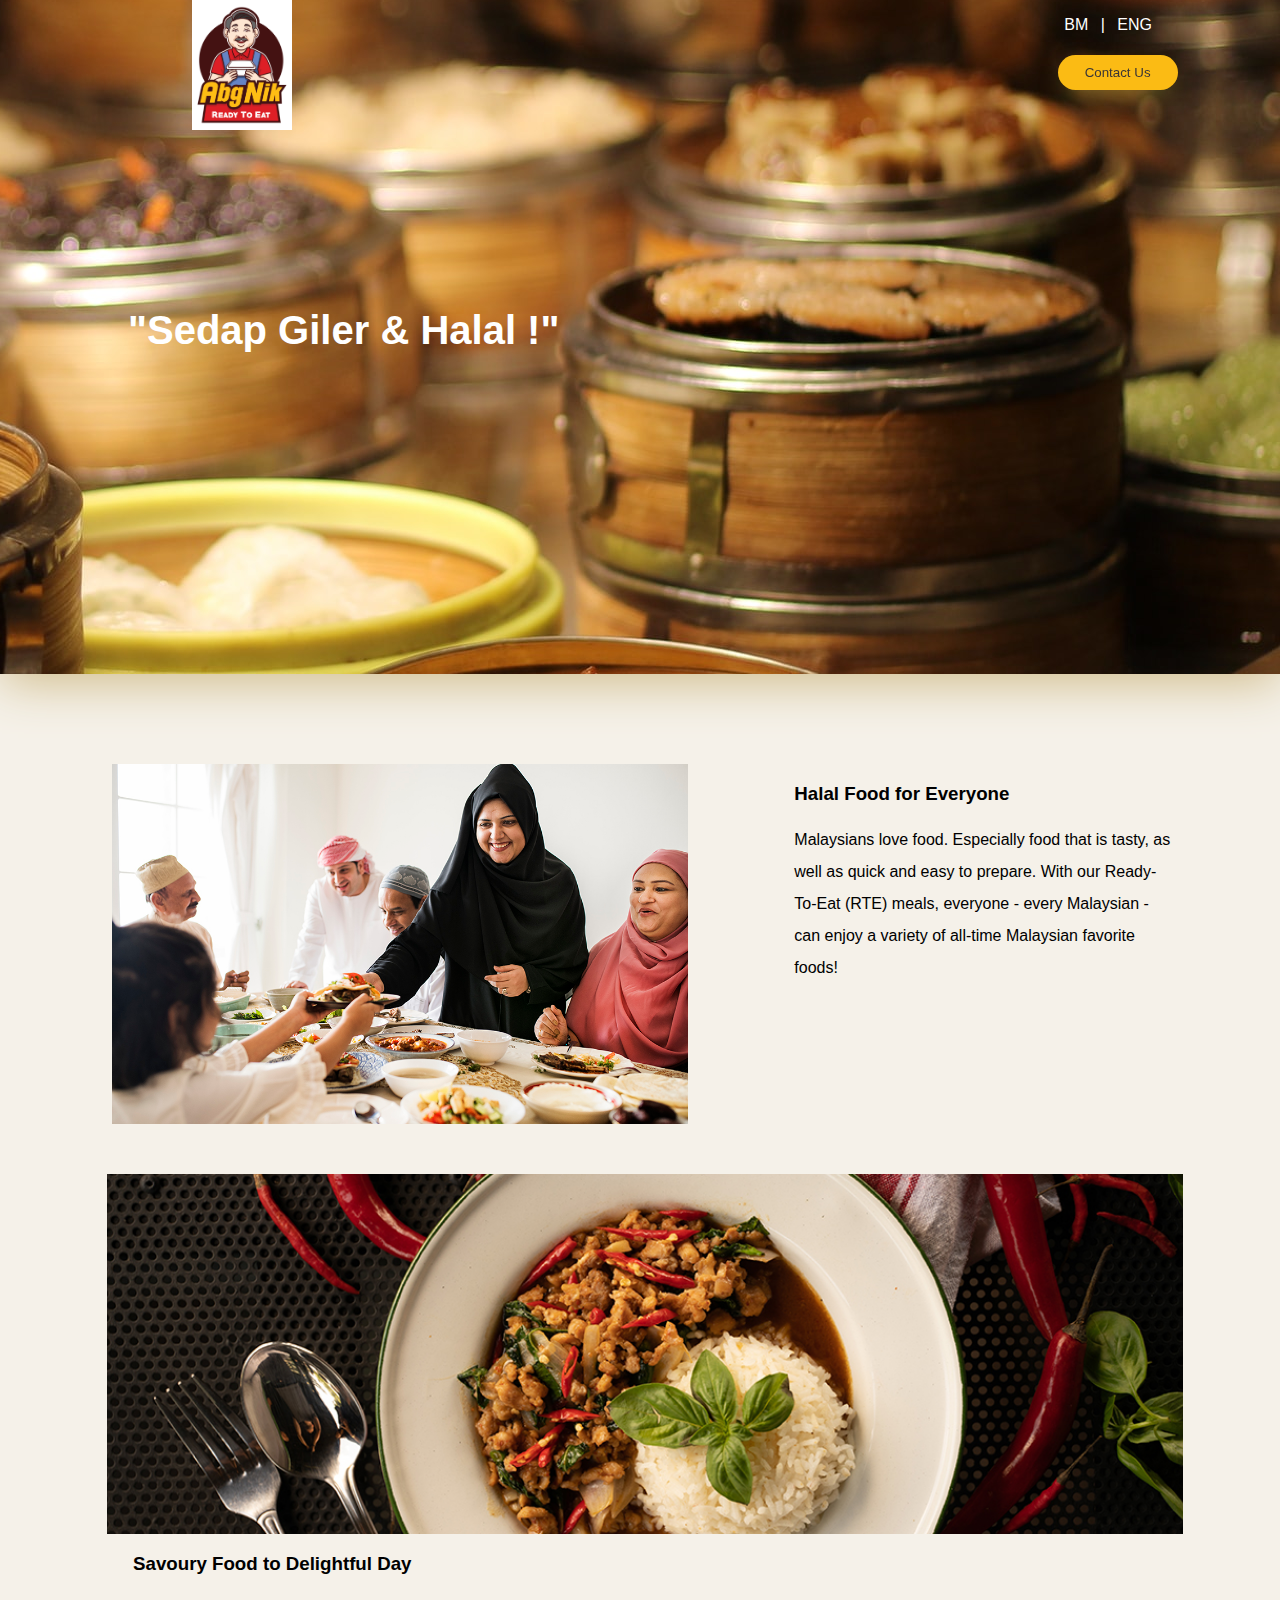
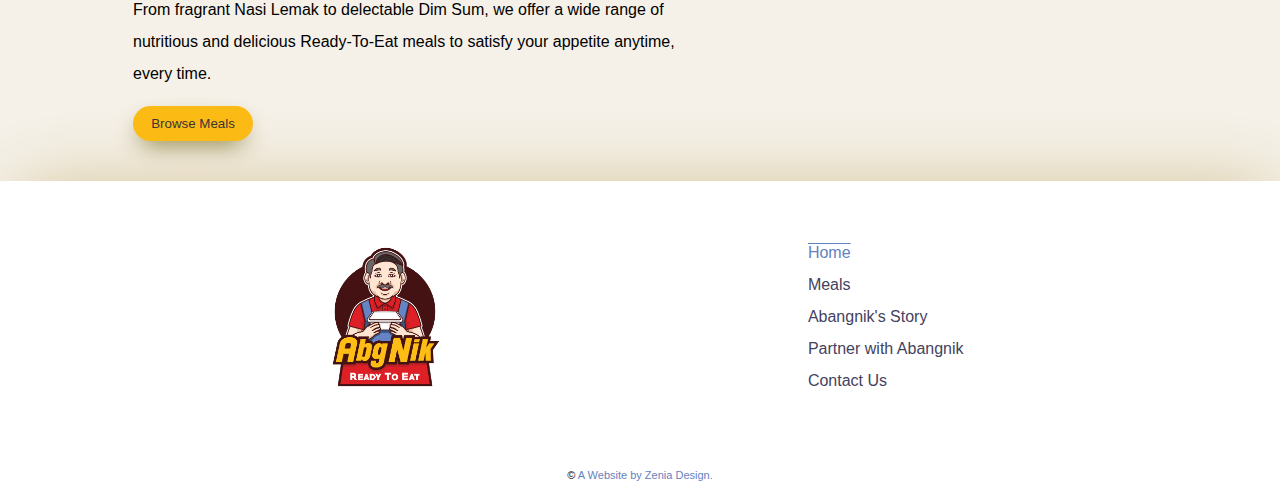
<file: index.html>
<!DOCTYPE html>
<html>
    <head>
        <!-- Global site tag (gtag.js) - Google Analytics -->
        <script async src="https://www.googletagmanager.com/gtag/js?id=UA-169207247-1"></script>
        <script>
            window.dataLayer = window.dataLayer || [];
            function gtag(){dataLayer.push(arguments);}
            gtag('js', new Date());

            gtag('config', 'UA-169207247-1');
        </script>
        <meta http-equiv="Content-Type" content="text/html;charset=UTF-8">
        <meta http-equiv="X-UA-Compatible" content="ie=edge">
        <meta name="viewport" content="width=device-width, initial-scale=1.0">
        <title>Abangnik 'Sedap Giler & Halal!'</title>
        <meta name="description" content="5mins ready-to-eat meals! Our frozen meals include halal dimsum, halal Chinese food, and Malaysian delicacies">
        <meta name="keywords" content="frozen food, b2b food distributor, halal dimsum, ready-to-eat meals, halal chinese food">
        <link rel="stylesheet" href="css/abgnik-style.css">
        <link href="https://fonts.googleapis.com/css2?family=Raleway:wght@500&display=swap" rel="dns-prefetch">
        <link rel="shortcut icon" href="images/abgnik-logo.png" type="image/x-icon">
        <meta property="og:title" content="Abangnik 'Sedap Giler & Halal!'">
        <meta property="og:description" content="5mins ready-to-eat meals! Our frozen meals include halal dimsum, halal Chinese food, and Malaysian delicacies">
        <meta property="og:image" content="images/abgnik-logo.png">
        <meta property="og:url" content="https://abangnik.com">
    </head>
    <body>
       <header>
            <img src="./images/abgnik-logo.png" alt="" width="100px">
            <ul>
                <li><a href="bm/laman-utama.html">BM</a></li>
                <li>|</li>
                <li><a href="index.html">ENG</a></li>
            </ul>

            <a href="contact-us.html"><button>Contact Us</button></a>
       </header>
       <div class="home">
            <div class="cover">
                <h2>"Sedap Giler & Halal !"</h2>
            </div>  
            <div class="home-content">
                <div class="home-content-halal">
                    <div class="content-halal-cover">
                    </div>
                    <div class="content-halal-copy">
                        <h3>Halal Food for Everyone</h3>
                        <p>
                            Malaysians love food. Especially food that is tasty, as well as quick and easy to prepare. With our Ready-To-Eat (RTE) meals, everyone - every Malaysian -  can enjoy a variety of all-time Malaysian favorite foods!
                        </p>
                    </div>
                </div>
                <div class="home-content-meals">
                    <div class="content-meals"></div>
                    <div class="content-meals-copy">
                        <h3>Savoury Food to Delightful Day</h3>
                        <p>
                            From fragrant Nasi Lemak to delectable Dim Sum, we offer a wide range of nutritious and delicious Ready-To-Eat meals to satisfy your appetite anytime, every time.
                        </p>
                        <a href="meals.html"><button>Browse Meals</button></a>

                    </div>
                </div>
           </div>       
       </div>
       <nav>
            <img src="./images/abgnik-logo.png" alt="" width="120px">
            <ul>
                <li><a href="index.html" class="active">Home</a></li>
                <li><a href="meals.html">Meals</a></li>
                <li><a href="abangnik-story.html">Abangnik's Story</a></li>
                <li><a href="partner-with-abangnik.html">Partner with Abangnik</a></li>
                <li><a href="contact-us.html">Contact Us</a></li>
            </ul>     
        </nav>
        <footer>
            <p> &copy; <a href="http://zeniadesign.com" title="Web Design Malaysia">A Website by Zenia Design.</a></p>
        </footer>
    </body>
</html>
</file>
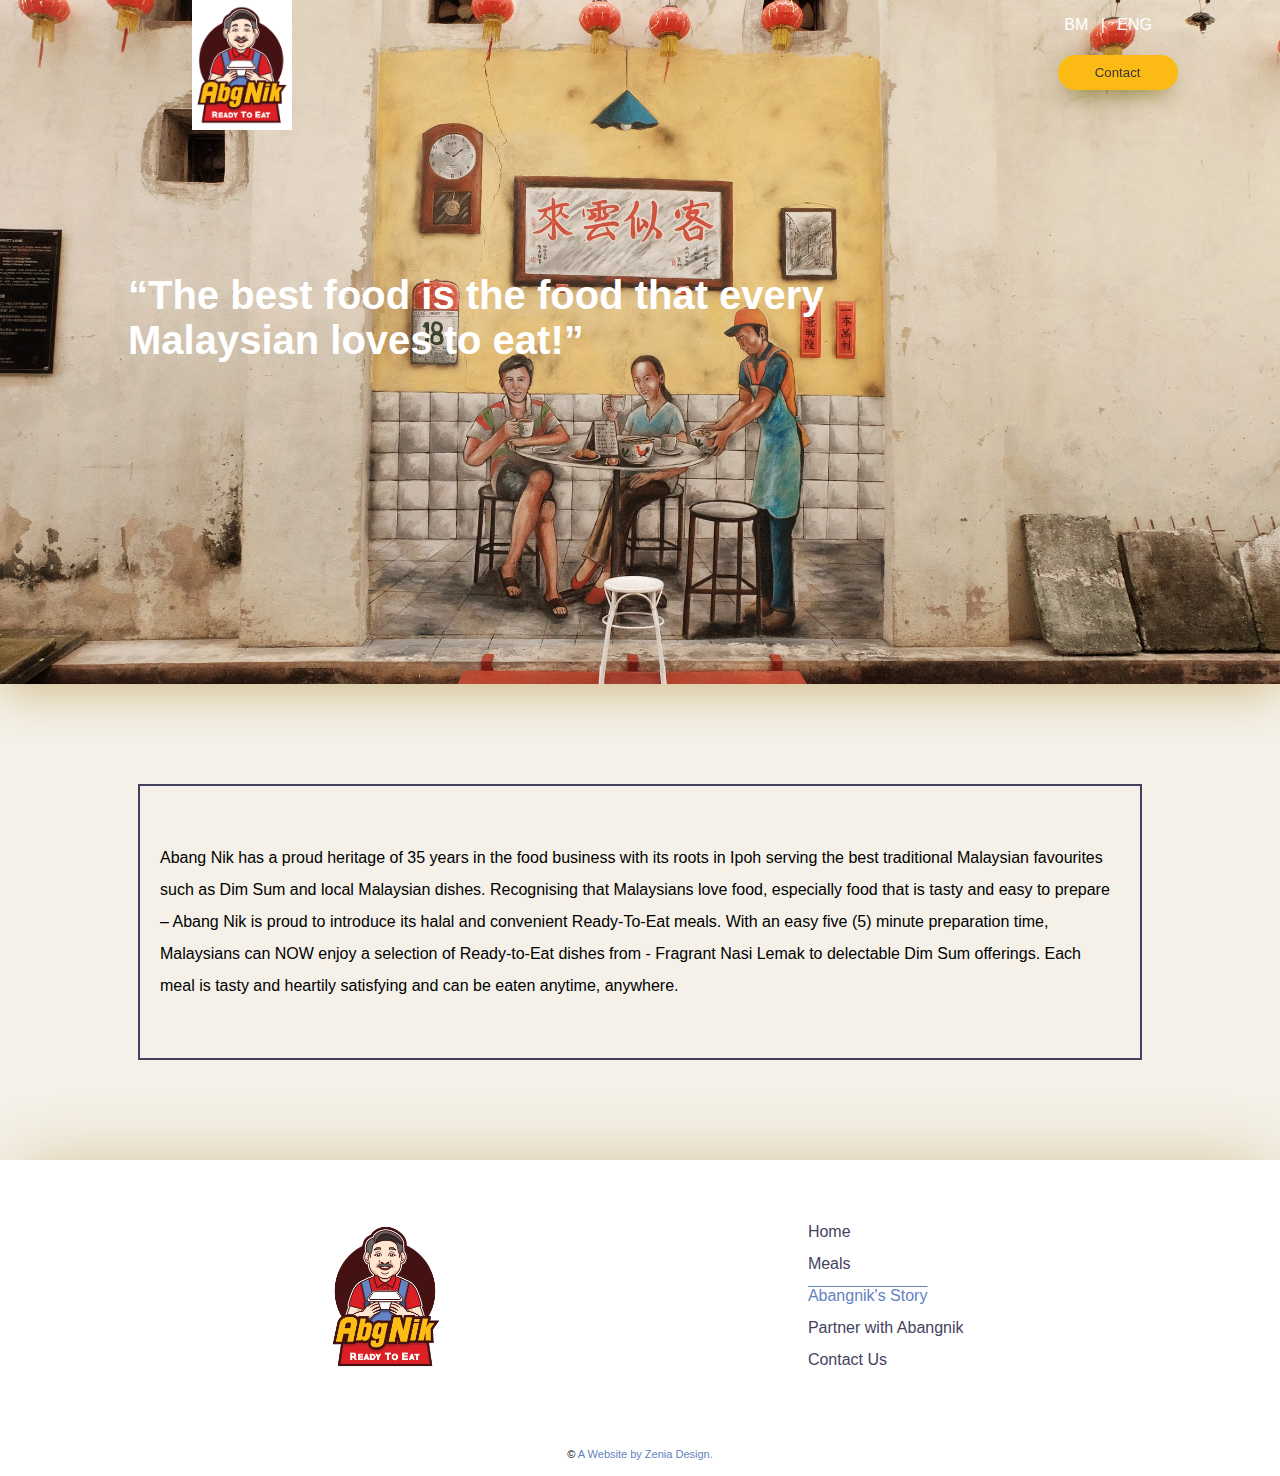
<file: abangnik-story.html>
<!DOCTYPE html>
<html>
    <head>
        <!-- Global site tag (gtag.js) - Google Analytics -->
        <script async src="https://www.googletagmanager.com/gtag/js?id=UA-169207247-1"></script>
        <script>
            window.dataLayer = window.dataLayer || [];
            function gtag(){dataLayer.push(arguments);}
            gtag('js', new Date());

            gtag('config', 'UA-169207247-1');
        </script>
        <meta http-equiv="Content-Type" content="text/html;charset=UTF-8">
        <meta http-equiv="X-UA-Compatible" content="ie=edge">
        <meta name="viewport" content="width=device-width, initial-scale=1.0">
        <title>Abangnik 'Sedap Giler & Halal!'</title>
        <meta name="description" content="5mins ready-to-eat meals! Our frozen meals include halal dimsum, halal Chinese food, and Malaysian delicacies">
        <meta name="keywords" content="frozen food, b2b food distributor, halal dimsum, ready-to-eat meals, halal chinese food">
        <link rel="stylesheet" href="css/abgnik-style.css">
        <link href="https://fonts.googleapis.com/css2?family=Raleway:wght@500&display=swap" rel="dns-prefetch">
        <link rel="shortcut icon" href="images/abgnik-logo.png" type="image/x-icon">
        <meta property="og:title" content="Abangnik 'Sedap Giler & Halal!'">
        <meta property="og:description" content="5mins ready-to-eat meals! Our frozen meals include halal dimsum, halal Chinese food, and Malaysian delicacies">
        <meta property="og:image" content="images/abgnik-logo.png">
        <meta property="og:url" content="https://abangnik.com">
    </head>
    <body>
        <header>
            <img src="./images/abgnik-logo.png" alt="" width="100px">
            <ul>
                <li><a href="bm/kisah-abangnik.html">BM</a></li>
                <li>|</li>
                <li><a href="abangnik-story.html">ENG</a></li>
            </ul>
            <a href="contact-us.html"><button>Contact</button></a>
       </header>
       <div class="story">
            <div class="story-cover">
                <h2>
                    “The best food is the food that every Malaysian loves to eat!”
                </h2>
            </div>
            <div class="story-copy">
                <p>
                    Abang Nik has a proud heritage of 35 years in the food business with its roots in Ipoh serving the best traditional Malaysian favourites such as Dim Sum and local Malaysian dishes.  Recognising that Malaysians love food, especially food that is tasty and easy to prepare – Abang Nik is proud to introduce its halal and convenient Ready-To-Eat meals.  With an easy five (5) minute preparation time, Malaysians can NOW enjoy a selection of Ready-to-Eat dishes from - Fragrant Nasi Lemak to delectable Dim Sum offerings.  Each meal is tasty and heartily satisfying and can be eaten anytime, anywhere.
                </p>
                <!-- <a href="meals.html"><button>Partner with us</button></a> -->
            </div>
       </div>
       <nav>
            <img src="./images/abgnik-logo.png" alt="" width="120px">
            <ul>
                <li><a href="index.html">Home</a></li>
                <li><a href="meals.html">Meals</a></li>
                <li><a href="abangnik-story.html" class="active">Abangnik's Story</a></li>
                <li><a href="partner-with-abangnik.html">Partner with Abangnik</a></li>
                <li><a href="contact-us.html">Contact Us</a></li>
            </ul>
        </nav>
        <footer>
            <p> &copy; <a href="http://zeniadesign.com" title="Web Design Malaysia">A Website by Zenia Design.</a></p>
        </footer>
    </body>
</html>
</file>
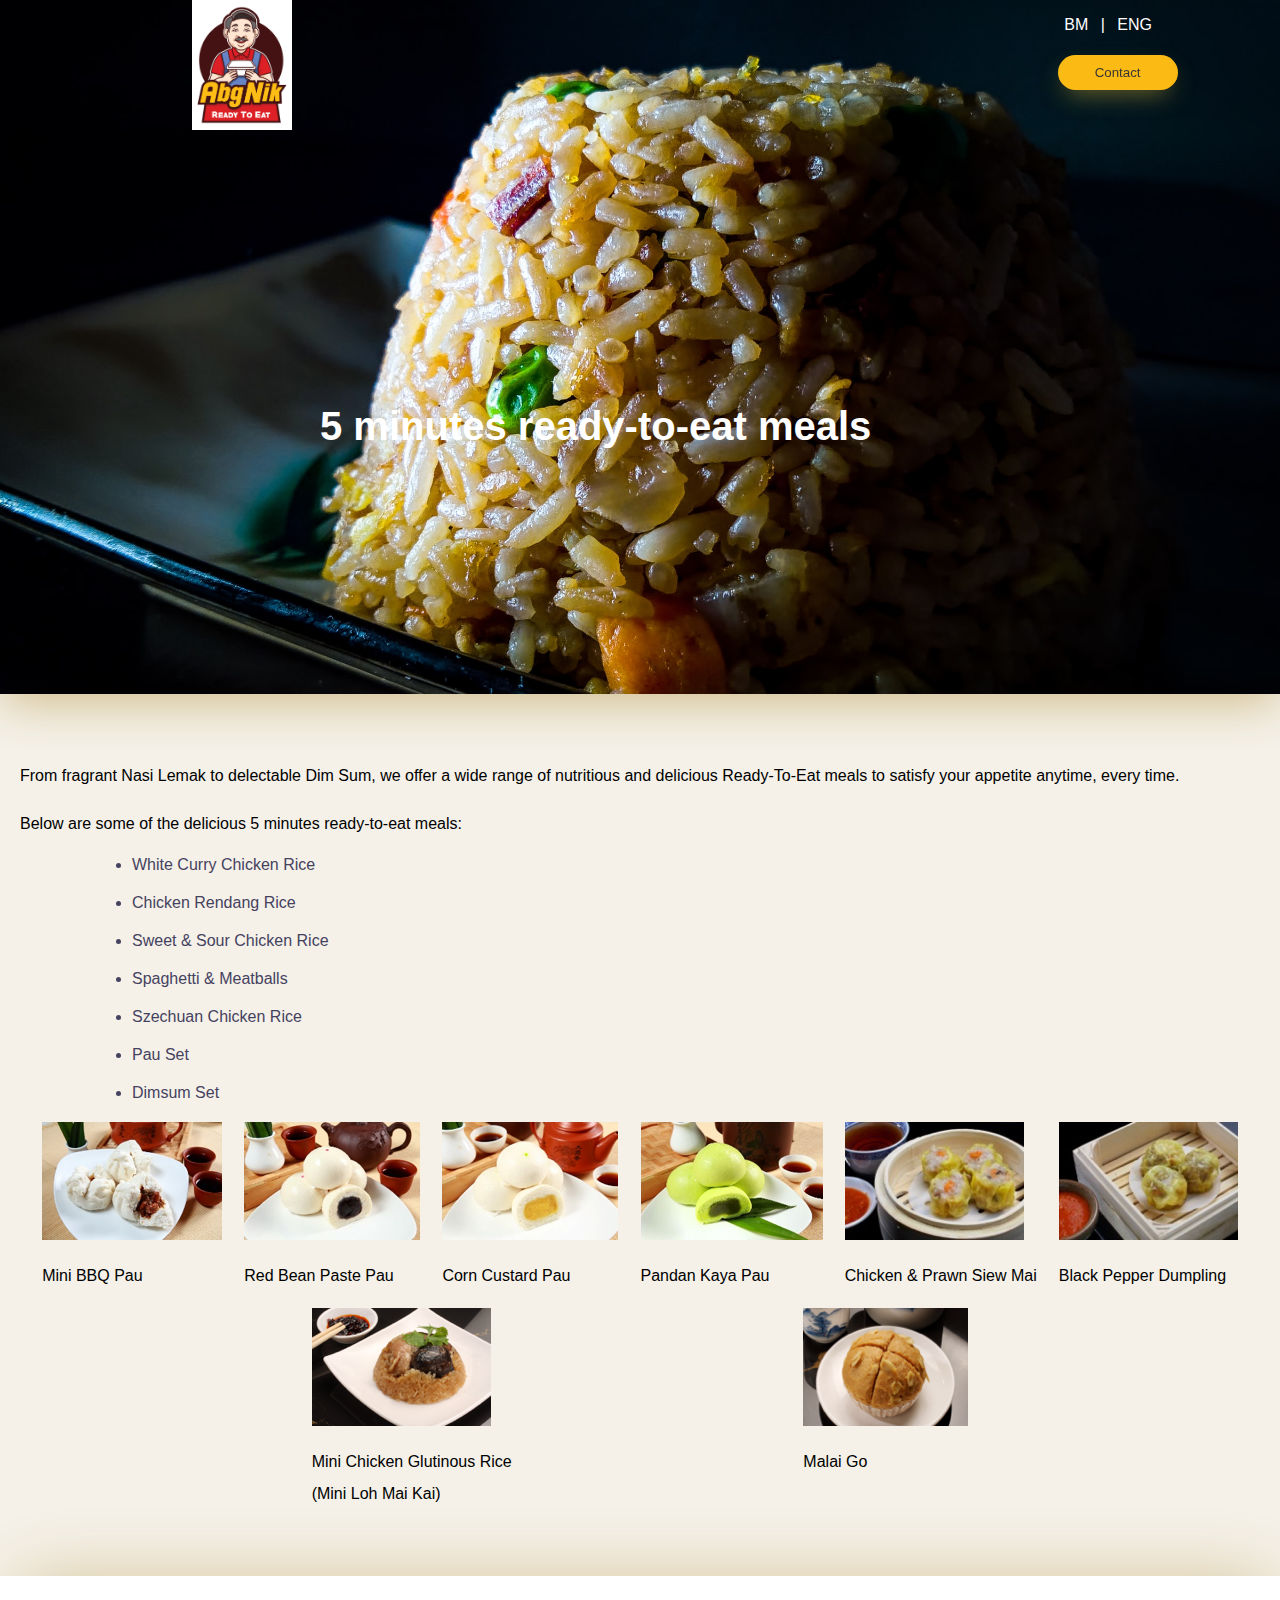
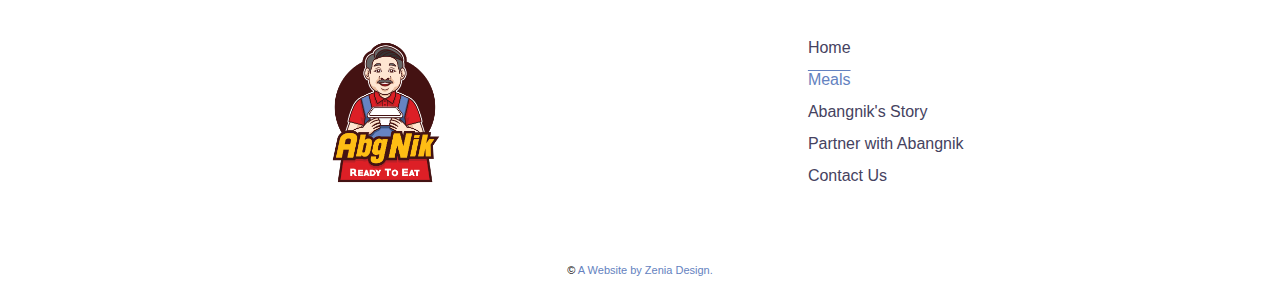
<file: meals.html>
<!DOCTYPE html>
<html>
    <head>
        <!-- Global site tag (gtag.js) - Google Analytics -->
        <script async src="https://www.googletagmanager.com/gtag/js?id=UA-169207247-1"></script>
        <script>
            window.dataLayer = window.dataLayer || [];
            function gtag(){dataLayer.push(arguments);}
            gtag('js', new Date());

            gtag('config', 'UA-169207247-1');
        </script>
        <meta http-equiv="Content-Type" content="text/html;charset=UTF-8">
        <meta http-equiv="X-UA-Compatible" content="ie=edge">
        <meta name="viewport" content="width=device-width, initial-scale=1.0">
        <title>Abangnik 'Sedap Giler & Halal!'</title>
        <meta name="description" content="5mins ready-to-eat meals! Our frozen meals include halal dimsum, halal Chinese food, and Malaysian delicacies">
        <meta name="keywords" content="frozen food, b2b food distributor, halal dimsum, ready-to-eat meals, halal chinese food">
        <link rel="stylesheet" href="css/abgnik-style.css">
        <link href="https://fonts.googleapis.com/css2?family=Raleway:wght@500&display=swap" rel="dns-prefetch">
        <link rel="shortcut icon" href="images/abgnik-logo.png" type="image/x-icon">
        <meta property="og:title" content="Abangnik 'Sedap Giler & Halal!'">
        <meta property="og:description" content="5mins ready-to-eat meals! Our frozen meals include halal dimsum, halal Chinese food, and Malaysian delicacies">
        <meta property="og:image" content="images/abgnik-logo.png">
        <meta property="og:url" content="https://abangnik.com">
    </head>
    <body>
        <header>
            <img src="./images/abgnik-logo.png" alt="" width="100px">
            <ul>
                <li><a href="bm/makanan.html">BM</a></li>
                <li>|</li>
                <li><a href="meals.html">ENG</a></li>
            </ul>
            <a href="contact-us.html"><button>Contact</button></a>
       </header>
       <section>
            <div class="page-cover meals">
                <h2>5 minutes ready-to-eat meals </h2>
            </div>
       </section>
       <section class="meals-section">
            <p>
                From fragrant Nasi Lemak to delectable Dim Sum, we offer a wide range of nutritious and delicious Ready-To-Eat meals to satisfy your appetite anytime, every time.
            </p>
            <p>
                Below are some of the delicious 5 minutes ready-to-eat meals:
            </p>
            <ul>
               <li>White Curry Chicken Rice</li>
               <li>Chicken Rendang Rice</li>
               <li>Sweet & Sour Chicken Rice</li>
               <li>Spaghetti & Meatballs</li>
               <li>Szechuan Chicken Rice</li>
               <li>Pau Set</li>
               <li>Dimsum Set</li>
           </ul>
           <div class="dimsum-meals">
                <div class="dimsum">
                    <img src="./images/abgnik-dimsum-1.png" alt="">
                    <p>Mini BBQ Pau</p>
                </div>
                <div class="dimsum">
                    <img src="./images/abgnik-dimsum-2.png" alt="">
                    <p>Red Bean Paste Pau</p>
                </div>
                <div class="dimsum">
                    <img src="./images/abgnik-dimsum-3.png" alt="">
                    <p>Corn Custard Pau</p>
                </div>
                <div class="dimsum">
                    <img src="./images/abgnik-dimsum-4.png" alt="">
                    <p>Pandan Kaya Pau</p>
                </div>
                <div class="dimsum">
                    <img src="./images/abgnik-dimsum-5.png" alt="">
                    <p>Chicken & Prawn Siew Mai</p>
                </div>
                <div class="dimsum">
                    <img src="./images/abgnik-dimsum-6.png" alt="">
                    <p>Black Pepper Dumpling</p>
                </div>
                <div class="dimsum">
                    <img src="./images/abgnik-dimsum-7.png" alt="">
                    <p>Mini Chicken Glutinous Rice <br> (Mini Loh Mai Kai)</p>
                </div>
                <div class="dimsum">
                    <img src="./images/abgnik-dimsum-8.png" alt="">
                    <p>Malai Go</p>
                </div>
           </div>
       </section>
       <nav>
            <img src="./images/abgnik-logo.png" alt="" width="120px">
            <ul>
                <li><a href="index.html">Home</a></li>
                <li><a href="meals.html" class="active">Meals</a></li>
                <li><a href="abangnik-story.html">Abangnik's Story</a></li>
                <li><a href="partner-with-abangnik.html">Partner with Abangnik</a></li>
                <li><a href="contact-us.html">Contact Us</a></li>
            </ul>
        </nav>
        <footer>
            <p> &copy; <a href="http://zeniadesign.com" title="Web Design Malaysia">A Website by Zenia Design.</a></p>
        </footer>
    </body>
</html>
</file>
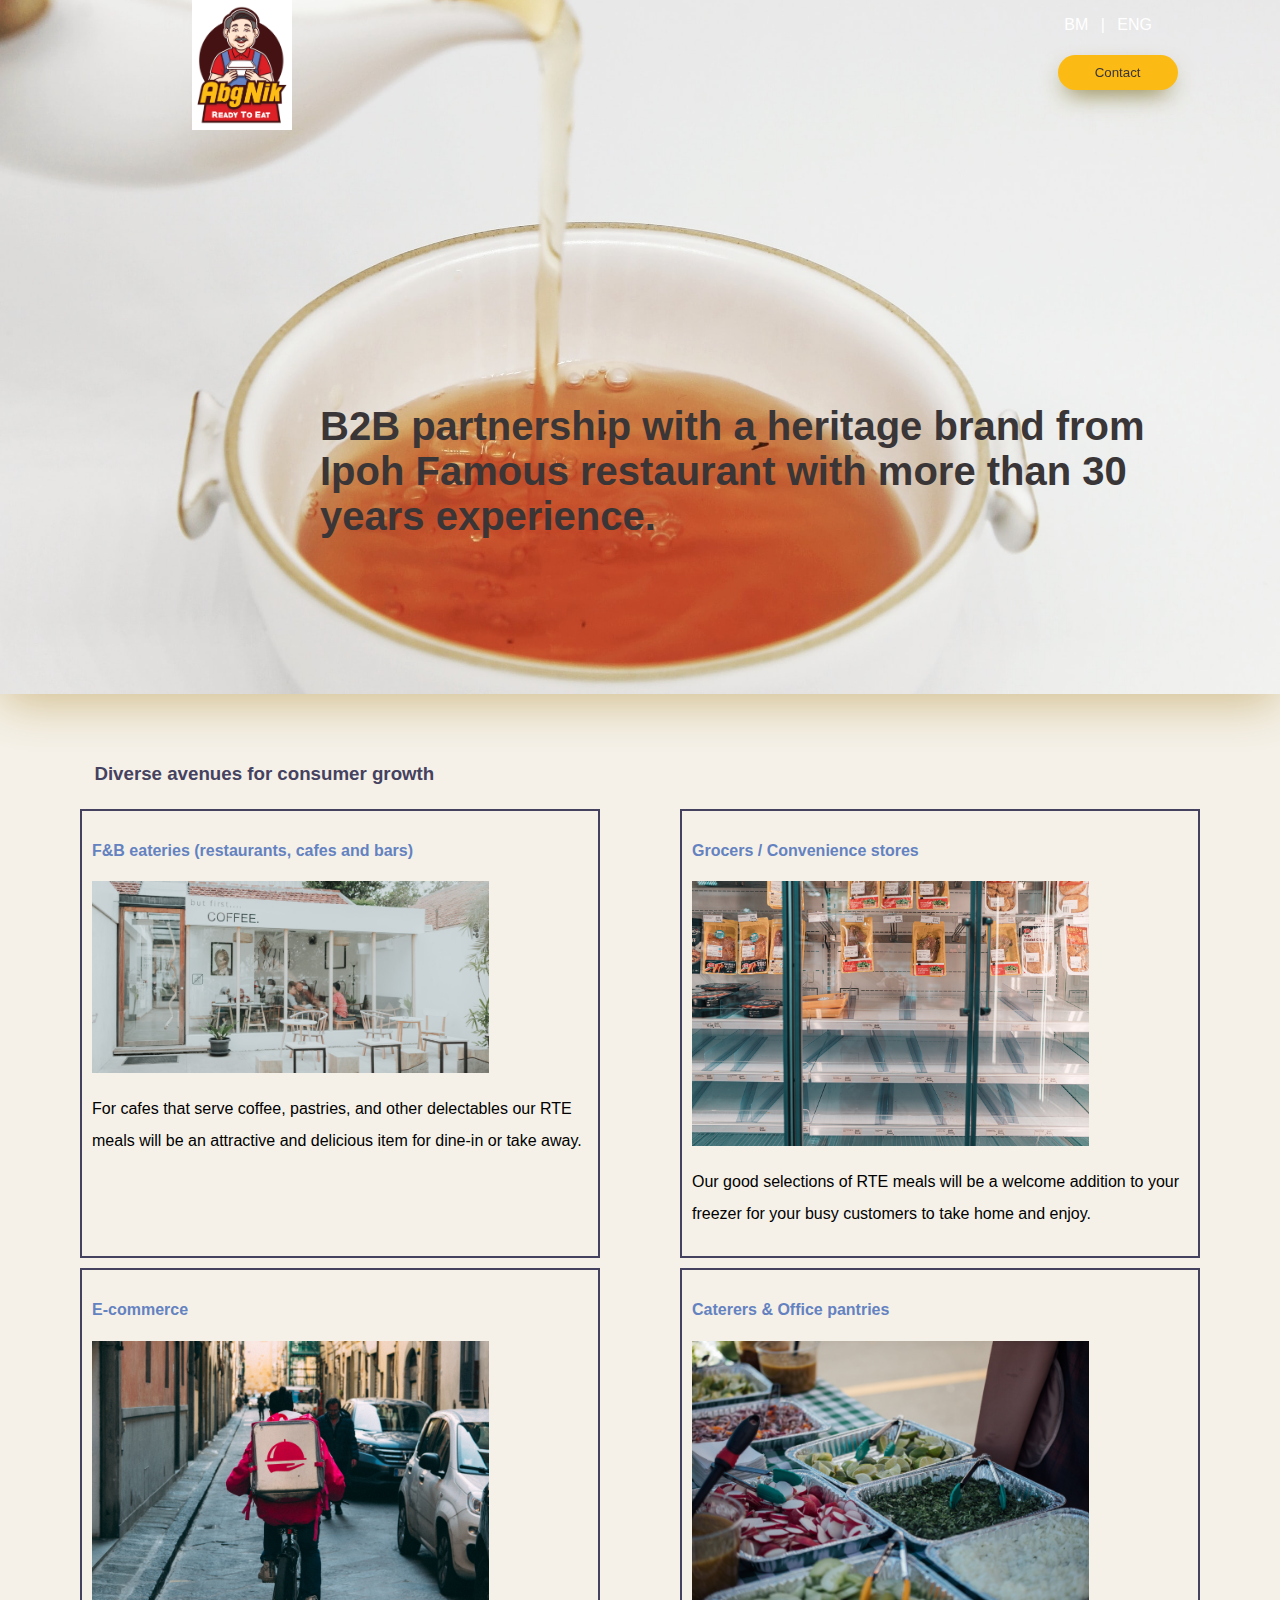
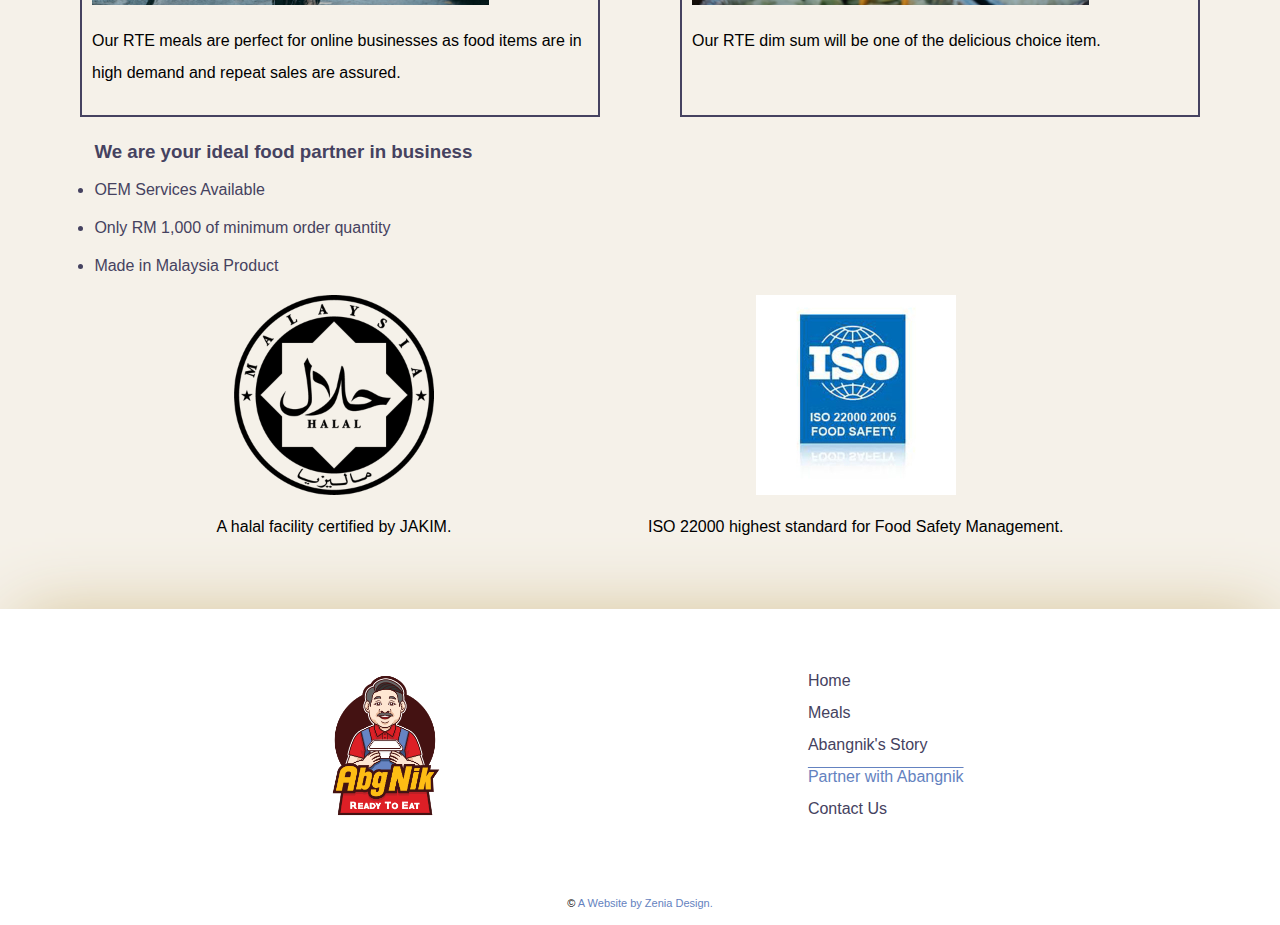
<file: partner-with-abangnik.html>
<!DOCTYPE html>
<html>
    <head>
        <!-- Global site tag (gtag.js) - Google Analytics -->
        <script async src="https://www.googletagmanager.com/gtag/js?id=UA-169207247-1"></script>
        <script>
            window.dataLayer = window.dataLayer || [];
            function gtag(){dataLayer.push(arguments);}
            gtag('js', new Date());

            gtag('config', 'UA-169207247-1');
        </script>
        <meta http-equiv="Content-Type" content="text/html;charset=UTF-8">
        <meta http-equiv="X-UA-Compatible" content="ie=edge">
        <meta name="viewport" content="width=device-width, initial-scale=1.0">
        <title>Abangnik 'Sedap Giler & Halal!'</title>
        <meta name="description" content="5mins ready-to-eat meals! Our frozen meals include halal dimsum, halal Chinese food, and Malaysian delicacies">
        <meta name="keywords" content="frozen food, b2b food distributor, halal dimsum, ready-to-eat meals, halal chinese food">
        <link rel="stylesheet" href="css/abgnik-style.css">
        <link href="https://fonts.googleapis.com/css2?family=Raleway:wght@500&display=swap" rel="dns-prefetch">
        <link rel="shortcut icon" href="images/abgnik-logo.png" type="image/x-icon">
        <meta property="og:title" content="Abangnik 'Sedap Giler & Halal!'">
        <meta property="og:description" content="5mins ready-to-eat meals! Our frozen meals include halal dimsum, halal Chinese food, and Malaysian delicacies">
        <meta property="og:image" content="images/abgnik-logo.png">
        <meta property="og:url" content="https://abangnik.com">
    </head>
    <body>
       <header>
            <img src="./images/abgnik-logo.png" alt="" width="100px">
            <ul>
                <li><a href="bm/peniaga.html">BM</a></li>
                <li>|</li> 
                <li><a href="partner-with-abangnik.html">ENG</a></li>
            </ul>
            <a href="contact-us.html"><button>Contact</button></a>
       </header>
       <section>
           <div class="page-cover partner">
                <h2>
                    B2B partnership with a heritage brand from Ipoh Famous restaurant with more than 30 years experience.
                </h2>
           </div>
       </section>
       <section class="partner-section">
            <h3>
                Diverse avenues for consumer growth 
            </h3>
            <div class="avenues">
                <div class="avenue-item">
                    <h4>F&B eateries (restaurants, cafes and bars)</h4>
                    <img 
                        src="images/ali-yahya-oAjlm54M-h4-unsplash.jpg" 
                        alt=""
                        width="80%"
                    >
                    <p>
                        For cafes that serve coffee, pastries, and other delectables our RTE meals will be an attractive and delicious item for dine-in or take away.
                    </p>
                </div>
                <div class="avenue-item">
                    <h4>Grocers / Convenience stores</h4>
                    <img 
                        src="images/claudio-schwarz-purzlbaum-n79BQWV8V0A-unsplash.jpg" 
                        alt=""
                        width="80%"
                    >
                    <p>
                        Our good selections of RTE meals will be a welcome addition to your freezer for your busy customers to take home and enjoy.
                    </p>
                </div>
                <div class="avenue-item">
                    <h4>E-commerce</h4>
                    <img 
                        src="images/kai-pilger-tL92LY152Sk-unsplash.jpg" 
                        alt=""
                        width="80%"
                    >
                    <p>
                        Our RTE meals are perfect for online businesses as food items are in high demand and repeat sales are assured.
                    </p>
                </div>
                <div class="avenue-item">
                    <h4>Caterers & Office pantries</h4>
                    <img 
                        src="images/frank-zhang-uZj6OAYPqrQ-unsplash.jpg" 
                        alt=""
                        width="80%"
                    >
                    <p>
                        Our RTE dim sum will be one of the delicious choice item.  
                    </p>
                </div>
            </div>
            <h3>We are your ideal food partner in business </h3>
            <li>OEM Services Available</li>
            <li>Only RM 1,000 of minimum order quantity</li>
            <li>Made in Malaysia Product</li>
            <div class="business">
                <div class="business-item">
                    <img 
                        src="images/halal-certified-food-logo.png" 
                        alt=""
                        width="200px"
                    >
                    <p>A halal facility certified by JAKIM.​</p>
                </div>
                <div class="business-item">
                    <img 
                        src="images/iso-food-safety-22000-2005.jpg" 
                        alt=""
                        width="200px"
                    >
                    <p>ISO 22000 highest standard for Food Safety Management.</p>
                </div>
            </div>
       </section>
       <nav>
            <img src="./images/abgnik-logo.png" alt="" width="120px">
            <ul>
                <li><a href="index.html">Home</a></li>
                <li><a href="meals.html">Meals</a></li>
                <li><a href="abangnik-story.html">Abangnik's Story</a></li>
                <li><a href="partner-with-abangnik.html" class="active">Partner with Abangnik</a></li>
                <li><a href="contact-us.html">Contact Us</a></li>
            </ul>
        </nav>
        <footer>
            <p> &copy; <a href="http://zeniadesign.com" title="Web Design Malaysia">A Website by Zenia Design.</a></p>
        </footer>
    </body>
</html>
</file>
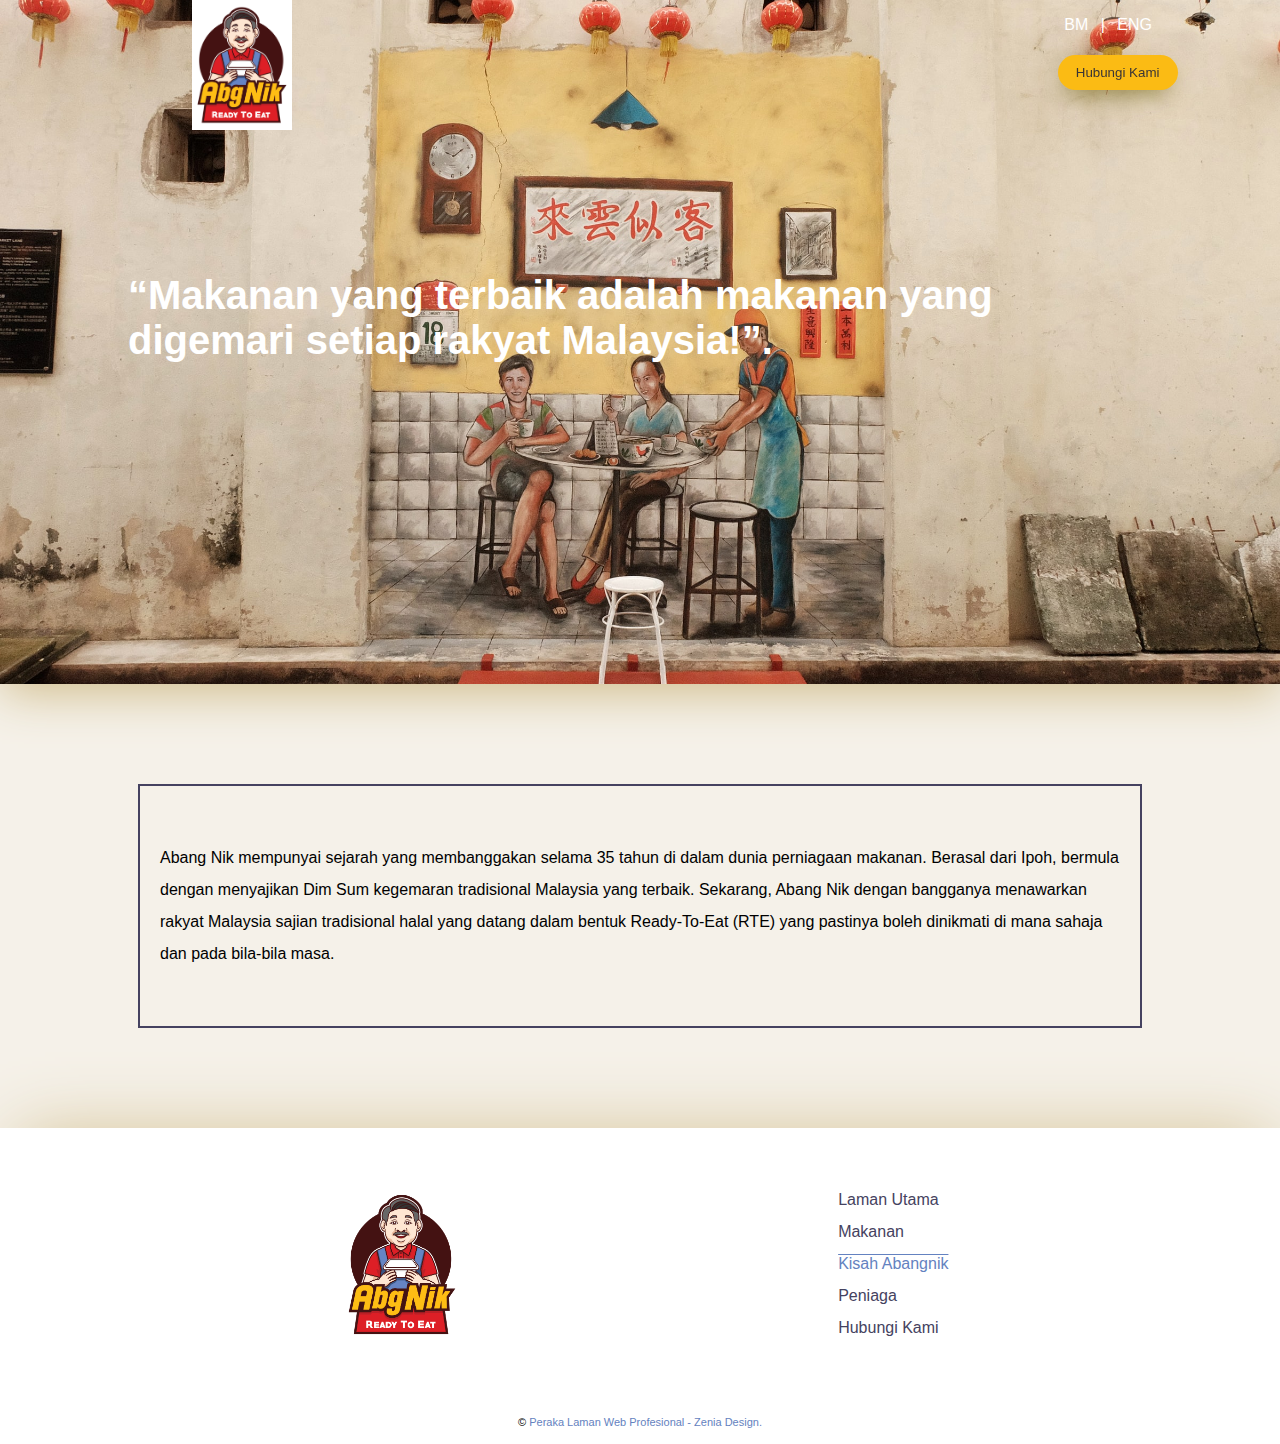
<file: bm/kisah-abangnik.html>
<!DOCTYPE html>
<html>
    <head>
        <!-- Global site tag (gtag.js) - Google Analytics -->
        <script async src="https://www.googletagmanager.com/gtag/js?id=UA-169207247-1"></script>
        <script>
            window.dataLayer = window.dataLayer || [];
            function gtag(){dataLayer.push(arguments);}
            gtag('js', new Date());

            gtag('config', 'UA-169207247-1');
        </script>
        <meta http-equiv="Content-Type" content="text/html;charset=UTF-8">
        <meta http-equiv="X-UA-Compatible" content="ie=edge">
        <meta name="viewport" content="width=device-width, initial-scale=1.0">
        <title>Abangnik 'Sedap Giler & Halal!'</title>
        <meta name="description" content="5 minit makanan siap makan! Makanan sejuk beku kami merangkumi dimsum halal, makanan Cina halal, dan makanan Malaysia">
        <meta name="keywords" content="frozen food, b2b food distributor, halal dimsum, ready-to-eat meals, halal chinese food">
        <link rel="stylesheet" href="../css/abgnik-style.css">
        <link href="https://fonts.googleapis.com/css2?family=Raleway:wght@500&display=swap" rel="dns-prefetch">
        <link rel="shortcut icon" href="../images/abgnik-logo.png" type="image/x-icon">
        <meta property="og:title" content="Abangnik 'Sedap Giler & Halal!'">
        <meta property="og:description" content="5 minit makanan siap makan! Makanan sejuk beku kami merangkumi dimsum halal, makanan Cina halal, dan makanan Malaysia">
        <meta property="og:image" content="images/abgnik-logo.png">
        <meta property="og:url" content="https://abangnik.com">
    </head>
    <body>
        <header>
            <img src="../images/abgnik-logo.png" alt="" width="100px">
            <ul>
                <li><a href="./kisah-abangnik.html">BM</a></li>
                <li>|</li>
                <li><a href="../abangnik-story.html">ENG</a></li>
            </ul>
            <a href="./hubungi-kami.html"><button>Hubungi Kami</button></a>
       </header>
       <div class="story">
            <div class="story-cover">
                <h2>
                    “Makanan yang terbaik adalah makanan yang digemari setiap rakyat Malaysia!”.​                </h2>
            </div>
            <div class="story-copy">
                <p>
                    Abang Nik mempunyai sejarah yang membanggakan selama 35 tahun di dalam dunia perniagaan makanan. Berasal dari Ipoh, bermula dengan menyajikan Dim Sum kegemaran tradisional Malaysia yang terbaik.  Sekarang, Abang Nik dengan bangganya menawarkan rakyat Malaysia sajian tradisional halal yang datang dalam bentuk Ready-To-Eat (RTE) yang pastinya boleh dinikmati di mana sahaja dan pada bila-bila masa.​                </p>
            </div>
       </div>
       <nav>
            <img src="../images/abgnik-logo.png" alt="" width="120px">
            <ul>
                <li><a href="./laman-utama.html">Laman Utama</a></li>
                <li><a href="./makanan.html">Makanan</a></li>
                <li><a href="./kisah-abangnik.html" class="active">Kisah Abangnik</a></li>
                <li><a href="./peniaga.html">Peniaga</a></li>
                <li><a href="./hubungi-kami.html" >Hubungi Kami</a></li>
            </ul>
        </nav>
        <footer>
            <p> &copy; <a href="http://zeniadesign.com" title="Web Design Malaysia">Peraka Laman Web Profesional - Zenia Design.</a></p>
        </footer>

    </body>
</html>
</file>
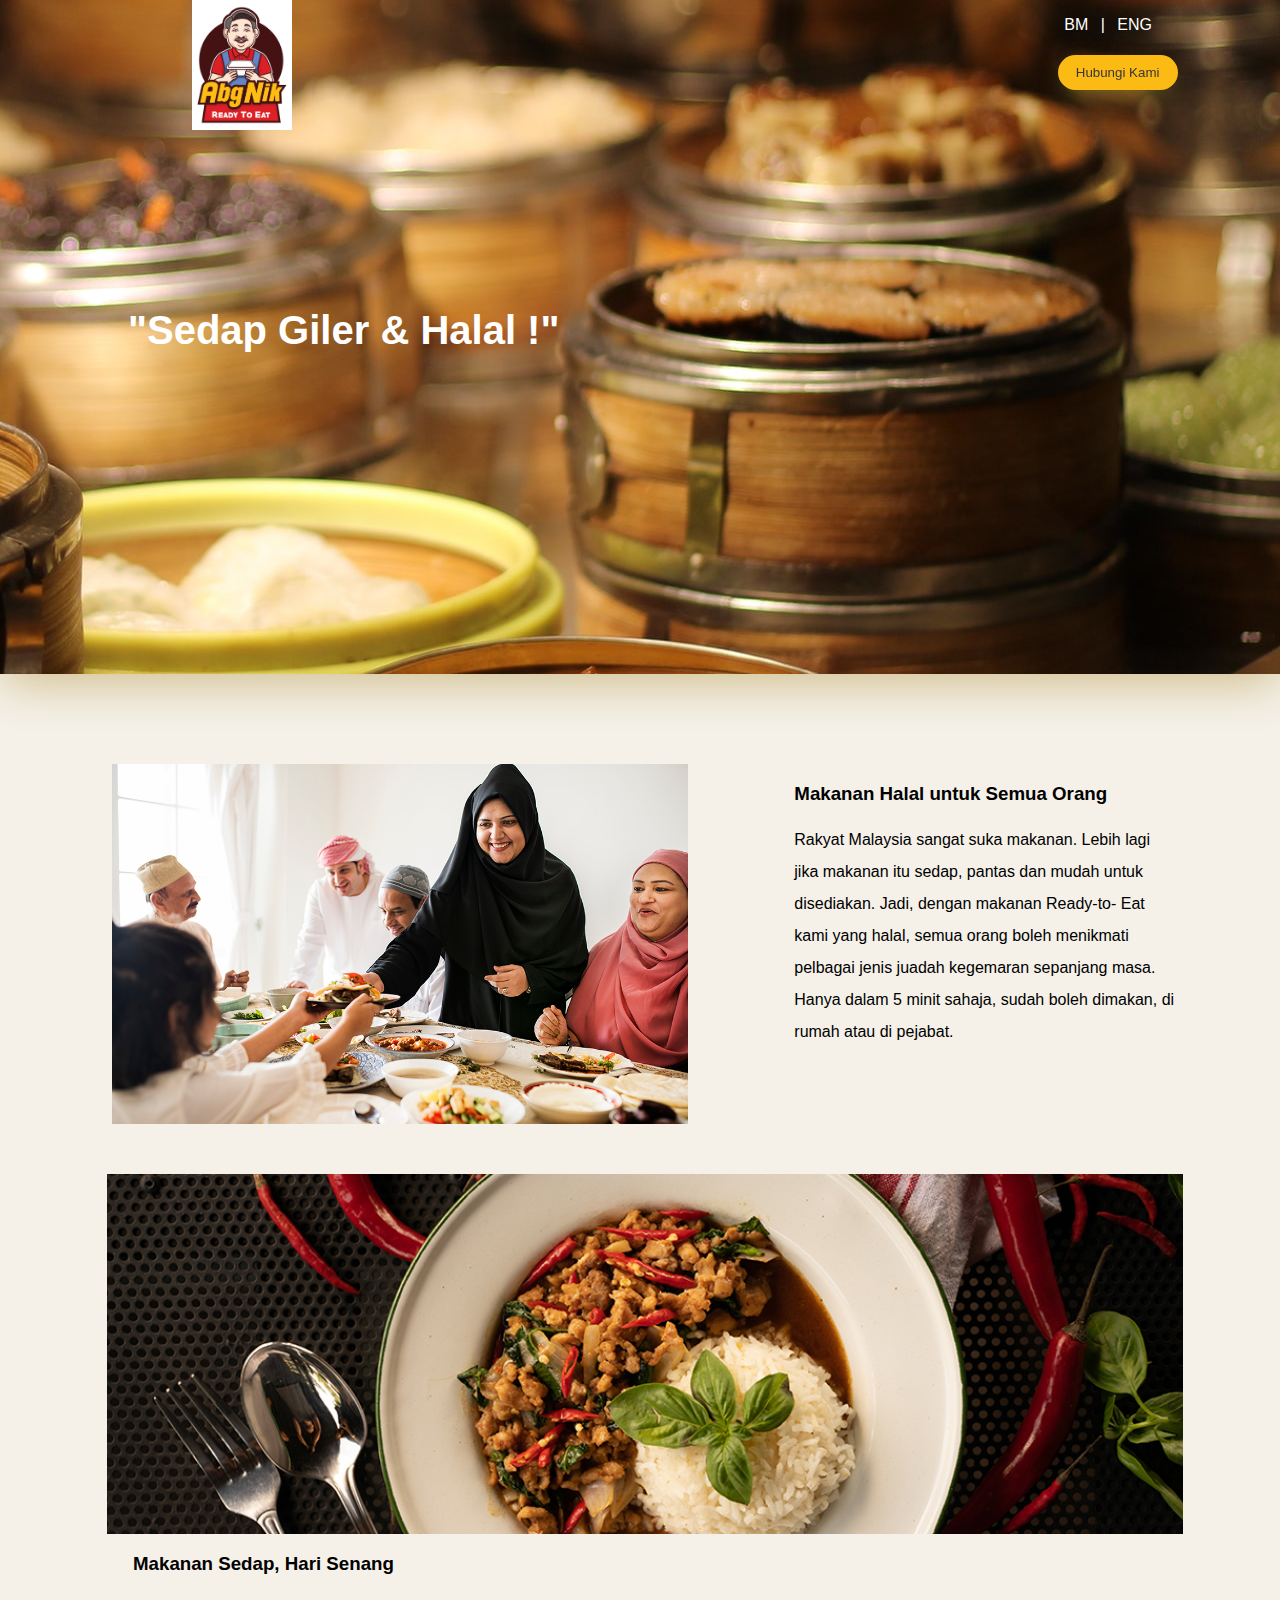
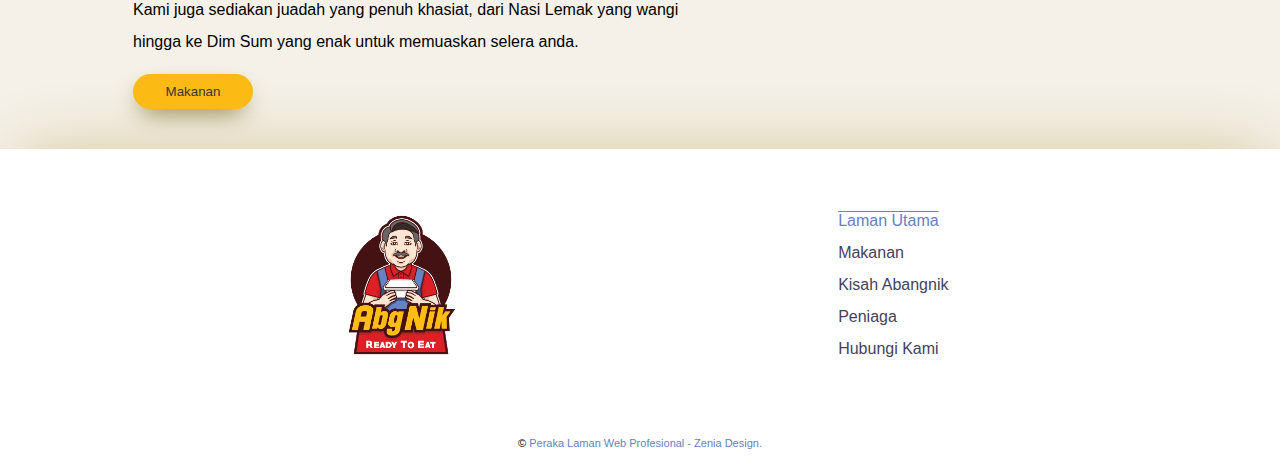
<file: bm/laman-utama.html>
<!DOCTYPE html>
<html>
    <head>
        <!-- Global site tag (gtag.js) - Google Analytics -->
        <script async src="https://www.googletagmanager.com/gtag/js?id=UA-169207247-1"></script>
        <script>
            window.dataLayer = window.dataLayer || [];
            function gtag(){dataLayer.push(arguments);}
            gtag('js', new Date());

            gtag('config', 'UA-169207247-1');
        </script>
        <meta http-equiv="Content-Type" content="text/html;charset=UTF-8">
        <meta http-equiv="X-UA-Compatible" content="ie=edge">
        <meta name="viewport" content="width=device-width, initial-scale=1.0">
        <title>Abangnik 'Sedap Giler & Halal!'</title>
        <meta name="description" content="5 minit makanan siap makan! Makanan sejuk beku kami merangkumi dimsum halal, makanan Cina halal, dan makanan Malaysia">
        <meta name="keywords" content="frozen food, b2b food distributor, halal dimsum, ready-to-eat meals, halal chinese food">
        <link rel="stylesheet" href="../css/abgnik-style.css">
        <link href="https://fonts.googleapis.com/css2?family=Raleway:wght@500&display=swap" rel="dns-prefetch">
        <link rel="shortcut icon" href="../images/abgnik-logo.png" type="image/x-icon">
        <meta property="og:title" content="Abangnik 'Sedap Giler & Halal!'">
        <meta property="og:description" content="5 minit makanan siap makan! Makanan sejuk beku kami merangkumi dimsum halal, makanan Cina halal, dan makanan Malaysia">
        <meta property="og:image" content="images/abgnik-logo.png">
        <meta property="og:url" content="https://abangnik.com">
    </head>
    <body>
       <header>
        <img src="../images/abgnik-logo.png" alt="" width="100px">
        <ul>
            <li><a href="./laman-utama.html">BM</a></li>
            <li>|</li>
            <li><a href="../index.html">ENG</a></li>
        </ul>
        <a href="./hubungi-kami.html"><button>Hubungi Kami</button></a>
       </header>
       <div class="home">
            <div class="cover">
                <h2>"Sedap Giler & Halal !"</h2>
            </div>  
            <div class="home-content">
                <div class="home-content-halal">
                    <div class="content-halal-cover">
                    </div>
                    <div class="content-halal-copy">
                        <h3>Makanan Halal untuk Semua Orang</h3>
                        <p>
                            Rakyat Malaysia sangat suka makanan. Lebih lagi jika makanan itu sedap, pantas dan mudah untuk disediakan. Jadi, dengan makanan Ready-to- Eat kami yang halal, semua orang boleh menikmati pelbagai jenis juadah kegemaran sepanjang masa. Hanya dalam 5 minit sahaja, sudah boleh dimakan, di rumah atau di pejabat.                        </p>
                    </div>
                </div>
                <div class="home-content-meals">
                    <div class="content-meals"></div>
                    <div class="content-meals-copy">
                        <h3>Makanan Sedap, Hari Senang</h3>
                        <p>
                            Kami juga sediakan juadah yang penuh khasiat, dari Nasi Lemak yang wangi hingga ke Dim Sum yang enak untuk memuaskan selera anda. ​                        
                        </p>
                        <a href="./makanan.html"><button>Makanan</button></a>

                    </div>
                </div>
           </div>       
       </div>
       <nav>
            <img src="../images/abgnik-logo.png" alt="" width="120px">
            <ul>
                <li><a href="./laman-utama.html" class="active">Laman Utama</a></li>
                <li><a href="./makanan.html">Makanan</a></li>
                <li><a href="./kisah-abangnik.html">Kisah Abangnik</a></li>
                <li><a href="./peniaga.html">Peniaga</a></li>
                <li><a href="./hubungi-kami.html" >Hubungi Kami</a></li>
            </ul>
        </nav>
        <footer>
            <p> &copy; <a href="http://zeniadesign.com" title="Web Design Malaysia">Peraka Laman Web Profesional - Zenia Design.</a></p>
        </footer>
    </body>
</html>
</file>
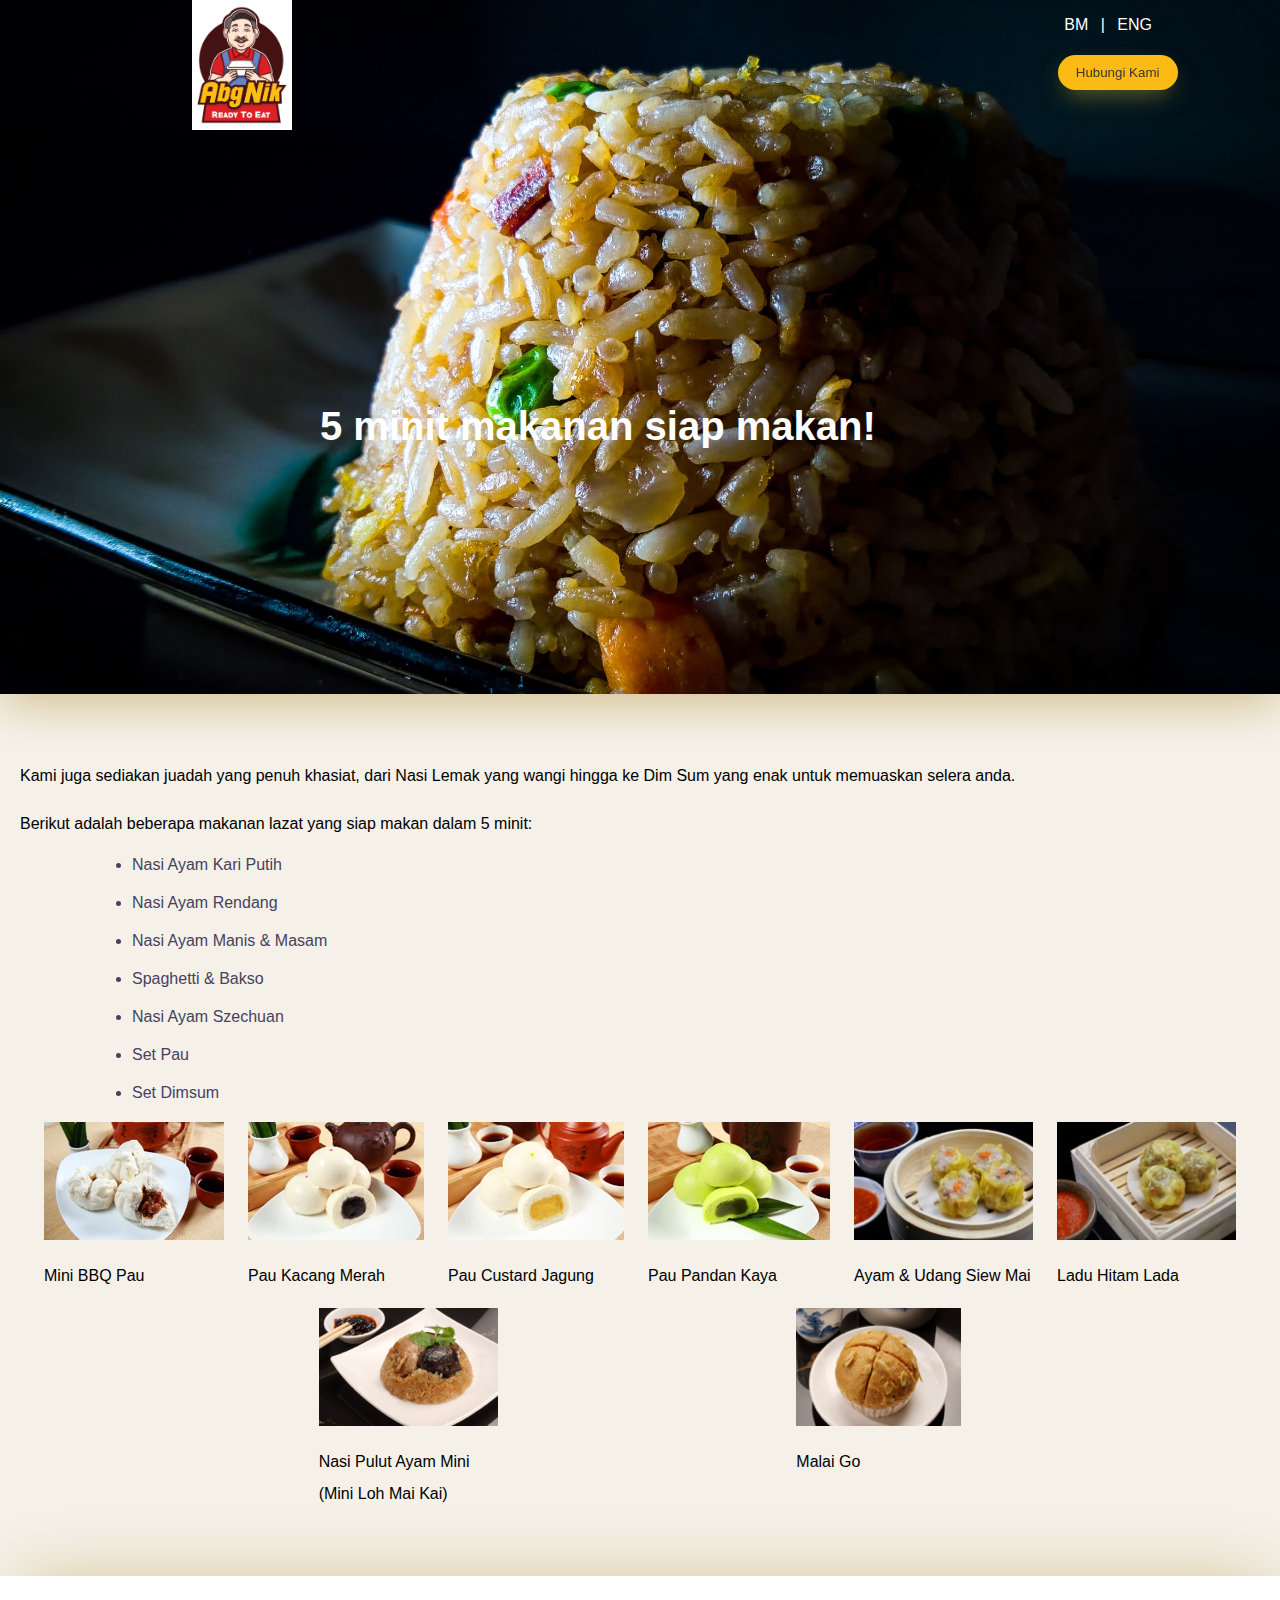
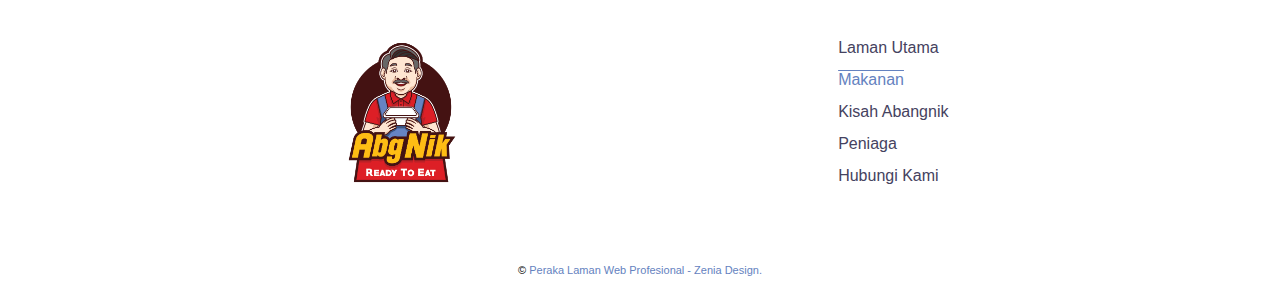
<file: bm/makanan.html>
<!DOCTYPE html>
<html>
    <head>
        <!-- Global site tag (gtag.js) - Google Analytics -->
        <script async src="https://www.googletagmanager.com/gtag/js?id=UA-169207247-1"></script>
        <script>
            window.dataLayer = window.dataLayer || [];
            function gtag(){dataLayer.push(arguments);}
            gtag('js', new Date());

            gtag('config', 'UA-169207247-1');
        </script>
        <meta http-equiv="Content-Type" content="text/html;charset=UTF-8">
        <meta http-equiv="X-UA-Compatible" content="ie=edge">
        <meta name="viewport" content="width=device-width, initial-scale=1.0">
        <title>Abangnik 'Sedap Giler & Halal!'</title>
        <meta name="description" content="5 minit makanan siap makan! Makanan sejuk beku kami merangkumi dimsum halal, makanan Cina halal, dan makanan Malaysia">
        <meta name="keywords" content="frozen food, b2b food distributor, halal dimsum, ready-to-eat meals, halal chinese food">
        <link rel="stylesheet" href="../css/abgnik-style.css">
        <link href="https://fonts.googleapis.com/css2?family=Raleway:wght@500&display=swap" rel="dns-prefetch">
        <link rel="shortcut icon" href="../images/abgnik-logo.png" type="image/x-icon">
        <meta property="og:title" content="Abangnik 'Sedap Giler & Halal!'">
        <meta property="og:description" content="5 minit makanan siap makan! Makanan sejuk beku kami merangkumi dimsum halal, makanan Cina halal, dan makanan Malaysia">
        <meta property="og:image" content="images/abgnik-logo.png">
        <meta property="og:url" content="https://abangnik.com">
    </head>
    <body>
        <header>
            <img src="../images/abgnik-logo.png" alt="" width="100px">
            <ul>
                <li><a href="./makanan.html">BM</a></li>
                <li>|</li>
                <li><a href="../meals.html">ENG</a></li>
            </ul>
            <a href="./hubungi-kami.html"><button>Hubungi Kami</button></a>
       </header>
       <section>
            <div class="page-cover meals">
                <h2>5 minit makanan siap makan!</h2>
            </div>
       </section>
       <section class="meals-section">
            <p>
                Kami juga sediakan juadah yang penuh khasiat, dari Nasi Lemak yang wangi hingga ke Dim Sum yang enak untuk memuaskan selera anda. ​
            </p>
            <p>
                Berikut adalah beberapa makanan lazat yang siap makan dalam 5 minit:
            </p>
            <ul>
               <li>Nasi Ayam Kari Putih </li>
               <li>Nasi Ayam Rendang</li>
               <li>Nasi Ayam Manis & Masam</li>
               <li>Spaghetti & Bakso</li>
               <li>Nasi Ayam Szechuan</li>
               <li>Set Pau</li>
               <li>Set Dimsum</li>
           </ul>
           <div class="dimsum-meals">
                <div class="dimsum">
                    <img src="../images/abgnik-dimsum-1.png" alt="">
                    <p>Mini BBQ Pau</p>
                </div>
                <div class="dimsum">
                    <img src="../images/abgnik-dimsum-2.png" alt="">
                    <p>Pau Kacang Merah</p>
                </div>
                <div class="dimsum">
                    <img src="../images/abgnik-dimsum-3.png" alt="">
                    <p>Pau Custard Jagung</p>
                </div>
                <div class="dimsum">
                    <img src="../images/abgnik-dimsum-4.png" alt="">
                    <p>Pau Pandan Kaya</p>
                </div>
                <div class="dimsum">
                    <img src="../images/abgnik-dimsum-5.png" alt="">
                    <p>Ayam & Udang Siew Mai</p>
                </div>
                <div class="dimsum">
                    <img src="../images/abgnik-dimsum-6.png" alt="">
                    <p>Ladu Hitam Lada</p>
                </div>
                <div class="dimsum">
                    <img src="../images/abgnik-dimsum-7.png" alt="">
                    <p>Nasi Pulut Ayam Mini<br> (Mini Loh Mai Kai)</p>
                </div>
                <div class="dimsum">
                    <img src="../images/abgnik-dimsum-8.png" alt="">
                    <p>Malai Go</p>
                </div>
           </div>
       </section>
       <nav>
            <img src="../images/abgnik-logo.png" alt="" width="120px">
            <ul>
                <li><a href="./laman-utama.html">Laman Utama</a></li>
                <li><a href="./makanan.html" class="active">Makanan</a></li>
                <li><a href="./kisah-abangnik.html">Kisah Abangnik</a></li>
                <li><a href="./peniaga.html">Peniaga</a></li>
                <li><a href="./hubungi-kami.html" >Hubungi Kami</a></li>
            </ul>
        </nav>
        <footer>
            <p> &copy; <a href="http://zeniadesign.com" title="Web Design Malaysia">Peraka Laman Web Profesional - Zenia Design.</a></p>
        </footer>
    </body>
</html>
</file>
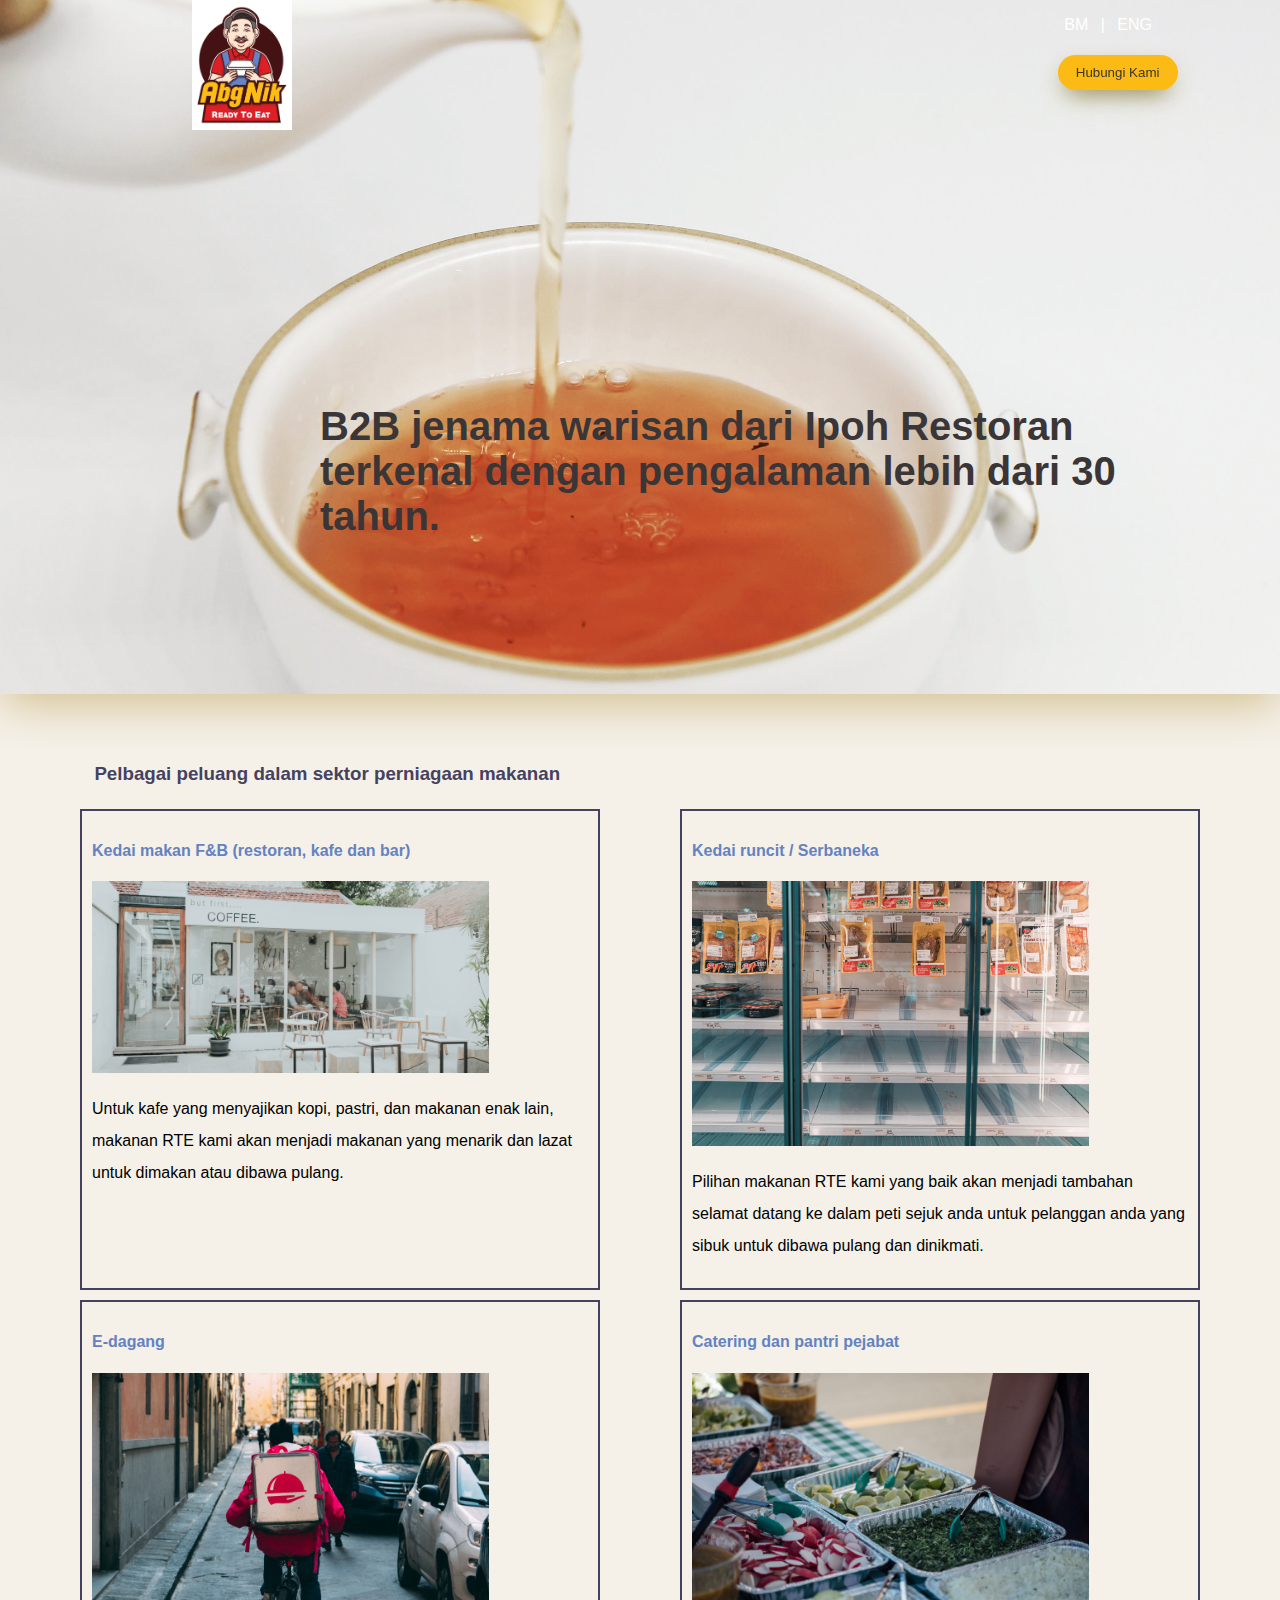
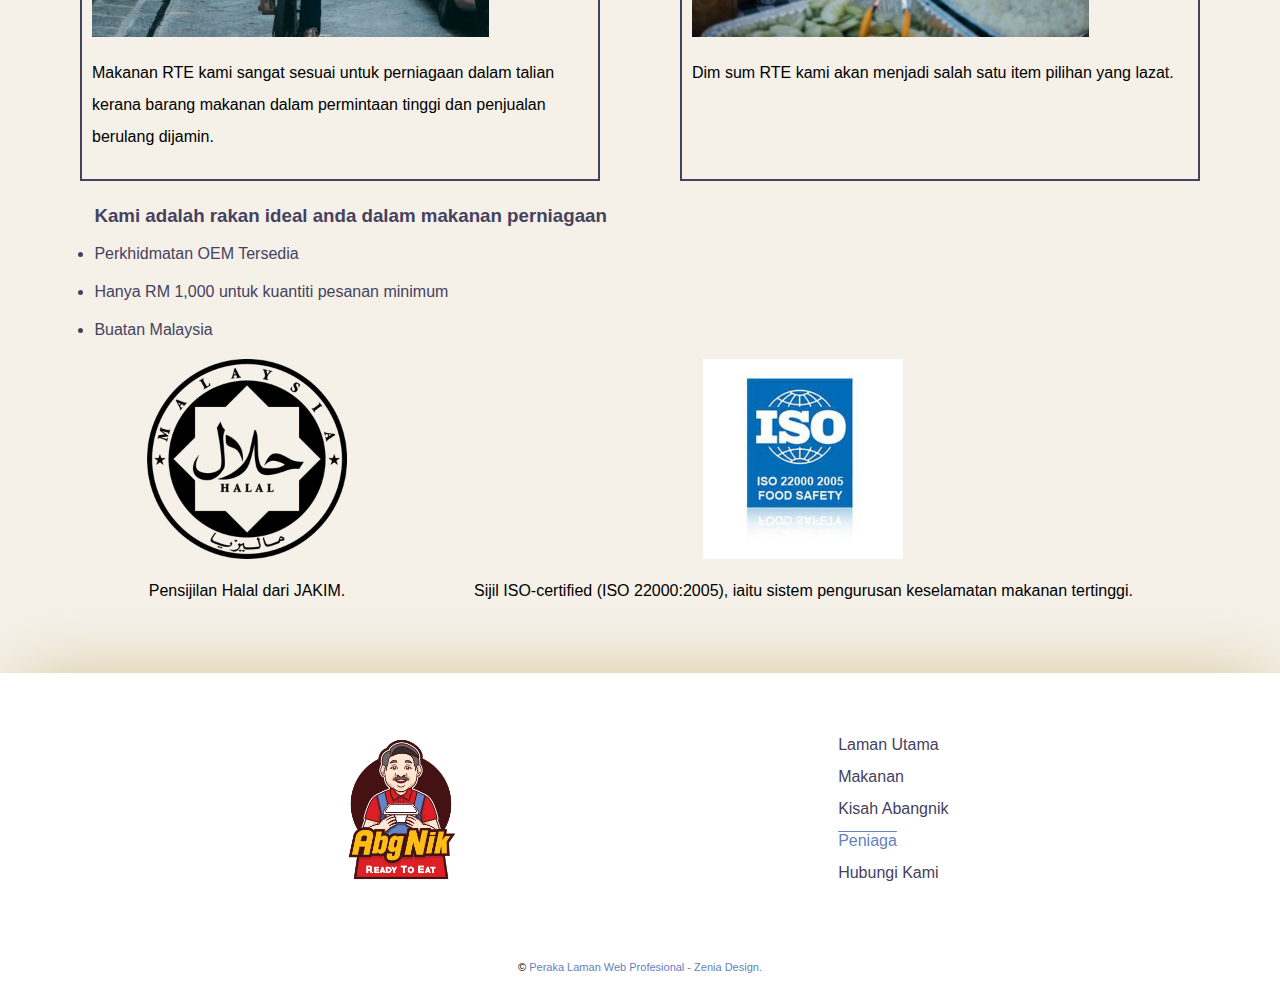
<file: bm/peniaga.html>
<!DOCTYPE html>
<html>
    <head>
        <!-- Global site tag (gtag.js) - Google Analytics -->
        <script async src="https://www.googletagmanager.com/gtag/js?id=UA-169207247-1"></script>
        <script>
            window.dataLayer = window.dataLayer || [];
            function gtag(){dataLayer.push(arguments);}
            gtag('js', new Date());

            gtag('config', 'UA-169207247-1');
        </script>
        <meta http-equiv="Content-Type" content="text/html;charset=UTF-8">
        <meta http-equiv="X-UA-Compatible" content="ie=edge">
        <meta name="viewport" content="width=device-width, initial-scale=1.0">
        <title>Abangnik 'Sedap Giler & Halal!'</title>
        <meta name="description" content="5 minit makanan siap makan! Makanan sejuk beku kami merangkumi dimsum halal, makanan Cina halal, dan makanan Malaysia">
        <meta name="keywords" content="frozen food, b2b food distributor, halal dimsum, ready-to-eat meals, halal chinese food">
        <link rel="stylesheet" href="../css/abgnik-style.css">
        <link href="https://fonts.googleapis.com/css2?family=Raleway:wght@500&display=swap" rel="dns-prefetch">
        <link rel="shortcut icon" href="../images/abgnik-logo.png" type="image/x-icon">
        <meta property="og:title" content="Abangnik 'Sedap Giler & Halal!'">
        <meta property="og:description" content="5 minit makanan siap makan! Makanan sejuk beku kami merangkumi dimsum halal, makanan Cina halal, dan makanan Malaysia">
        <meta property="og:image" content="images/abgnik-logo.png">
        <meta property="og:url" content="https://abangnik.com">
    </head>
    <body>
       <header>
            <img src="../images/abgnik-logo.png" alt="" width="100px">
            <ul>
                <li><a href="./peniaga.html">BM</a></li>
                <li>|</li>
                <li><a href="../partner-with-abangnik.html">ENG</a></li>
            </ul>
            <a href="./hubungi-kami.html"><button>Hubungi Kami</button></a>
       </header>
       <section>
           <div class="page-cover partner">
                <h2>
                    B2B jenama warisan dari Ipoh Restoran terkenal dengan pengalaman lebih dari 30 tahun.
                </h2>
           </div>
       </section>
       <section class="partner-section">
            <h3>
                Pelbagai peluang dalam sektor perniagaan makanan
            </h3>
            <div class="avenues">
                <div class="avenue-item">
                    <h4>Kedai makan F&B (restoran, kafe dan bar)</h4>
                    <img 
                        src="../images/ali-yahya-oAjlm54M-h4-unsplash.jpg" 
                        alt=""
                        width="80%"
                    >
                    <p>
                        Untuk kafe yang menyajikan kopi, pastri, dan makanan enak lain, makanan RTE kami akan menjadi makanan yang menarik dan lazat untuk dimakan atau dibawa pulang.
                    </p>
                </div>
                <div class="avenue-item">
                    <h4>Kedai runcit / Serbaneka</h4>
                    <img 
                        src="../images/claudio-schwarz-purzlbaum-n79BQWV8V0A-unsplash.jpg" 
                        alt=""
                        width="80%"
                    >
                    <p>
                        Pilihan makanan RTE kami yang baik akan menjadi tambahan selamat datang ke dalam peti sejuk anda untuk pelanggan anda yang sibuk untuk dibawa pulang dan dinikmati.
                    </p>
                </div>
                <div class="avenue-item">
                    <h4>E-dagang</h4>
                    <img 
                        src="../images/kai-pilger-tL92LY152Sk-unsplash.jpg" 
                        alt=""
                        width="80%"
                    >
                    <p>
                        Makanan RTE kami sangat sesuai untuk perniagaan dalam talian kerana barang makanan dalam permintaan tinggi dan penjualan berulang dijamin.
                    </p>
                </div>
                <div class="avenue-item">
                    <h4>Catering dan pantri pejabat</h4>
                    <img 
                        src="../images/frank-zhang-uZj6OAYPqrQ-unsplash.jpg" 
                        alt=""
                        width="80%"
                    >
                    <p>
                        Dim sum RTE kami akan menjadi salah satu item pilihan yang lazat.
                    </p>
                </div>
            </div>
            <h3>Kami adalah rakan ideal anda dalam makanan perniagaan</h3>
            <li>Perkhidmatan OEM Tersedia</li>
            <li>Hanya RM 1,000 untuk kuantiti pesanan minimum </li>
            <li>Buatan Malaysia</li>
            <div class="business">
                <div class="business-item">
                    <img 
                        src="../images/halal-certified-food-logo.png" 
                        alt=""
                        width="200px"
                    >
                    <p>Pensijilan Halal dari JAKIM.​</p>
                </div>
                <div class="business-item">
                    <img 
                        src="../images/iso-food-safety-22000-2005.jpg" 
                        alt=""
                        width="200px"
                    >
                    <p>Sijil ISO-certified (ISO 22000:2005), iaitu sistem pengurusan keselamatan makanan tertinggi.</p>
                </div>
            </div>
       </section>
       <nav>
            <img src="../images/abgnik-logo.png" alt="" width="120px">
            <ul>
                <li><a href="./laman-utama.html">Laman Utama</a></li>
                <li><a href="./makanan.html">Makanan</a></li>
                <li><a href="./kisah-abangnik.html">Kisah Abangnik</a></li>
                <li><a href="./peniaga.html" class="active">Peniaga</a></li>
                <li><a href="./hubungi-kami.html" >Hubungi Kami</a></li>
            </ul>
        </nav>
        <footer>
            <p> &copy; <a href="http://zeniadesign.com" title="Web Design Malaysia">Peraka Laman Web Profesional - Zenia Design.</a></p>
        </footer>
    </body>
</html>
</file>
<file: css/abgnik-style.css>
html, body, footer {
  margin: 0;
  padding: 0;
  overflow-x: hidden;
  font-family: "Raleway", sans-serif;
}

a {
  text-decoration: none;
}

.active {
  color: #6482c0;
  text-decoration: overline;
}

p, button {
  font-weight: 400;
}

p {
  line-height: 1.2;
}

button {
  border-radius: 20px;
  padding: 5px 10px;
  width: 120px;
  border: none;
  background: #fbbb14;
  cursor: pointer;
  height: 35px;
  color: #3a3536;
  -webkit-box-shadow: -1px 10px 25px -8px #80732a;
          box-shadow: -1px 10px 25px -8px #80732a;
}

p {
  line-height: 2;
}

footer, nav {
  width: 100%;
}

footer {
  position: absolute;
  float: right;
  text-align: center;
  font-size: 11px;
  font-weight: 0;
}

footer a {
  color: #6482c0;
}

nav {
  display: -webkit-box;
  display: -ms-flexbox;
  display: flex;
  -webkit-box-orient: horizontal;
  -webkit-box-direction: normal;
      -ms-flex-direction: row;
          flex-direction: row;
  -webkit-box-pack: space-evenly;
      -ms-flex-pack: space-evenly;
          justify-content: space-evenly;
  padding: 40px 5px;
  -webkit-box-align: center;
      -ms-flex-align: center;
          align-items: center;
  -webkit-box-shadow: 0px -11px 70px -20px #d1bd8c;
          box-shadow: 0px -11px 70px -20px #d1bd8c;
}

nav li {
  list-style: none;
  line-height: 2;
}

nav li a {
  text-decoration: none;
  color: #454260;
}

nav li:hover a {
  color: #6482c0;
}

header img {
  position: relative;
  left: 15%;
  background: white;
  border-top: none;
  z-index: 1;
}

header button {
  position: relative;
  float: right;
  right: 8%;
  top: 55px;
  z-index: 1;
  position: fixed;
}

header ul {
  z-index: 1;
  position: absolute;
  right: 10%;
  top: 0px;
}

header ul li {
  display: inline;
  padding-left: 8px;
  color: white;
}

header ul li a {
  color: white;
}

.home-content, .story {
  background-color: #f5f1e9;
}

.page-cover {
  width: 100%;
  min-height: 60vh;
  background-position: center;
  background-size: cover;
  -webkit-box-shadow: 0px 11px 30px -13px #d1bd8c;
          box-shadow: 0px 11px 30px -13px #d1bd8c;
}

.page-cover h2 {
  top: 55%;
  position: relative;
  left: 15%;
  max-width: 70%;
  color: #f5f1e9;
}

.cover, .story-cover, .page-cover, .contact-cover {
  width: 100%;
  min-height: 80vh;
  background-image: url("/images/marta-markes-lfgsLxX17QA-unsplash.jpg");
  background-position: right;
  -webkit-box-shadow: 0px 11px 45px -2px #d1bd8c;
          box-shadow: 0px 11px 45px -2px #d1bd8c;
  margin-top: -180px;
  position: relative;
}

.cover h2, .story-cover h2, .page-cover h2, .contact-cover h2 {
  text-align: bottom;
  color: white;
  position: absolute;
  bottom: 40%;
  font-size: 40px;
  max-width: 70%;
  margin-left: 10%;
  font-weight: 600;
}

.home-content {
  display: -webkit-box;
  display: -ms-flexbox;
  display: flex;
  -webkit-box-orient: vertical;
  -webkit-box-direction: normal;
      -ms-flex-direction: column;
          flex-direction: column;
  padding: 40px 5px !important;
  width: 100%;
}

.home-content-halal, .home-content-meals {
  display: -webkit-box;
  display: -ms-flexbox;
  display: flex;
  -webkit-box-orient: horizontal;
  -webkit-box-direction: normal;
      -ms-flex-direction: row;
          flex-direction: row;
  width: 100%;
  -webkit-box-pack: space-evenly;
      -ms-flex-pack: space-evenly;
          justify-content: space-evenly;
  margin-top: 50px;
}

.home-content-halal .content-halal-cover, .home-content-meals .content-halal-cover {
  background-image: url("/images/41087.jpg");
  background-size: cover;
  width: 45%;
  height: 40vh;
}

.home-content-halal .content-halal-copy, .home-content-meals .content-halal-copy {
  max-width: 30%;
}

.home-content-meals {
  -webkit-box-orient: vertical;
  -webkit-box-direction: normal;
      -ms-flex-direction: column;
          flex-direction: column;
  position: relative;
}

.home-content-meals .content-meals {
  width: 84%;
  margin: auto;
  height: 40vh;
  background-image: url("/images/5430.jpg");
  background-size: cover;
  background-position: center;
}

.home-content-meals .content-meals-copy {
  max-width: 45%;
  position: relative;
  left: 10%;
}

.story-cover, .contact-cover {
  background-image: url("/images/mega-caesaria-eZtqoZEaG4E-unsplash.jpg");
  width: 100%;
  height: 60vh;
  background-position: center;
  background-size: cover;
  margin-top: -170px;
}

.story {
  padding-bottom: 100px;
}

.story-copy {
  width: 60%;
  margin: auto;
  margin-top: 100px;
  border: #454260 2px solid;
  width: 75%;
  padding: 40px 20px;
}

.partner {
  background-image: url("/images/chi-chen-oBoELXgJR1w-unsplash.jpg");
  margin-top: -160px;
}

.partner h2 {
  color: #3a3536;
}

.meals {
  background-image: url("/images/obi-onyeador-kdB88FBL8bs-unsplash.jpg");
  margin-top: -160px;
}

.partner-section, .meals-section {
  background-color: #f5f1e9;
  padding: 50px 20px;
  background-color: #f5f1e9;
}

.partner-section li, .meals-section li {
  margin-bottom: 20px;
}

.partner-section h3, .partner-section li, .meals-section h3, .meals-section li {
  left: 6%;
  position: relative;
  color: #454260;
}

.partner-section h4, .meals-section h4 {
  color: #6482c0;
}

.avenues, .business, .dimsum-meals {
  display: -webkit-box;
  display: -ms-flexbox;
  display: flex;
  -webkit-box-orient: horizontal;
  -webkit-box-direction: normal;
      -ms-flex-direction: row;
          flex-direction: row;
  -ms-flex-wrap: wrap;
      flex-wrap: wrap;
  -webkit-box-pack: space-evenly;
      -ms-flex-pack: space-evenly;
          justify-content: space-evenly;
}

.avenues .business, .business .business, .dimsum-meals .business {
  -webkit-box-align: center;
      -ms-flex-align: center;
          align-items: center;
}

.avenues .avenue-item, .business .avenue-item, .dimsum-meals .avenue-item {
  width: 40%;
  border: 2px solid #454260;
  padding: 10px;
  margin: 5px 20px;
}

.business-item {
  display: -webkit-box;
  display: -ms-flexbox;
  display: flex;
  -webkit-box-orient: vertical;
  -webkit-box-direction: normal;
      -ms-flex-direction: column;
          flex-direction: column;
  -webkit-box-pack: center;
      -ms-flex-pack: center;
          justify-content: center;
  -webkit-box-align: center;
      -ms-flex-align: center;
          align-items: center;
}

.contact-cover {
  position: relative;
  background-image: url("/images/kimia-zarifi-JoUACiXcme4-unsplash.jpg");
}

.contact-cover h2, .contact-cover p {
  text-align: center;
  top: 40%;
  position: relative;
  color: #3a3536;
}

.contact-card {
  width: 75%;
  margin: auto;
  min-height: 100vh;
  position: relative;
  padding: 20px;
}

.contact-card a {
  display: -webkit-box;
  display: -ms-flexbox;
  display: flex;
  -webkit-box-orient: horizontal;
  -webkit-box-direction: normal;
      -ms-flex-direction: row;
          flex-direction: row;
  text-align: center;
  -webkit-box-align: center;
      -ms-flex-align: center;
          align-items: center;
  -webkit-box-pack: center;
      -ms-flex-pack: center;
          justify-content: center;
  color: #454260;
}

.contact-card a button {
  width: 200px;
  height: 40px;
  display: -webkit-box;
  display: -ms-flexbox;
  display: flex;
  -webkit-box-orient: horizontal;
  -webkit-box-direction: normal;
      -ms-flex-direction: row;
          flex-direction: row;
  text-align: center;
  -webkit-box-align: center;
      -ms-flex-align: center;
          align-items: center;
  -webkit-box-pack: center;
      -ms-flex-pack: center;
          justify-content: center;
  margin: 20px;
}

.contact-card a p {
  padding-left: 20px;
}

.contact-card .social {
  display: -webkit-box;
  display: -ms-flexbox;
  display: flex;
  -webkit-box-orient: horizontal;
  -webkit-box-direction: normal;
      -ms-flex-direction: row;
          flex-direction: row;
  margin-top: 50px;
  -webkit-box-pack: space-evenly;
      -ms-flex-pack: space-evenly;
          justify-content: space-evenly;
  -webkit-box-align: center;
      -ms-flex-align: center;
          align-items: center;
  margin-bottom: 80px;
}

.contact-card .social .social-links-img {
  width: 40%;
  height: 40vh;
  background-image: url("/images/s-o-c-i-a-l-c-u-t-Wk6Jx6NQOGY-unsplash.jpg");
  background-position: center;
  background-size: cover;
}

.contact-card .social .social-links {
  width: 30%;
}

.contact-card .social .social-links a {
  display: inline-block;
  padding-left: 20px;
  font-size: 23px;
  color: #fbbb14;
}

.contact-card .social .social-links a .fab {
  font-size: 23px;
  color: #fbbb14;
}

@media screen and (max-width: 800px) {
  .partner h2 {
    top: 30%;
    max-width: 90%;
    left: 10%;
  }
  .story-cover h2 {
    top: 45%;
  }
  .avenue-item {
    width: 70% !important;
    margin: 5px 20px;
  }
}

@media screen and (max-width: 600px) {
  .home-content-halal {
    -webkit-box-orient: vertical;
    -webkit-box-direction: normal;
        -ms-flex-direction: column;
            flex-direction: column;
    -webkit-box-align: center;
        -ms-flex-align: center;
            align-items: center;
  }
  .home-content-halal .content-halal-cover {
    width: 80%;
    height: 45vh;
  }
  .home-content-halal .content-halal-copy {
    max-width: 80%;
  }
}

@media screen and (max-width: 500px) {
  h2 {
    font-size: 12px;
  }
  .story-cover, .cover, .page-cover {
    min-height: 100vh;
  }
}
/*# sourceMappingURL=abgnik-style.css.map */
</file>
